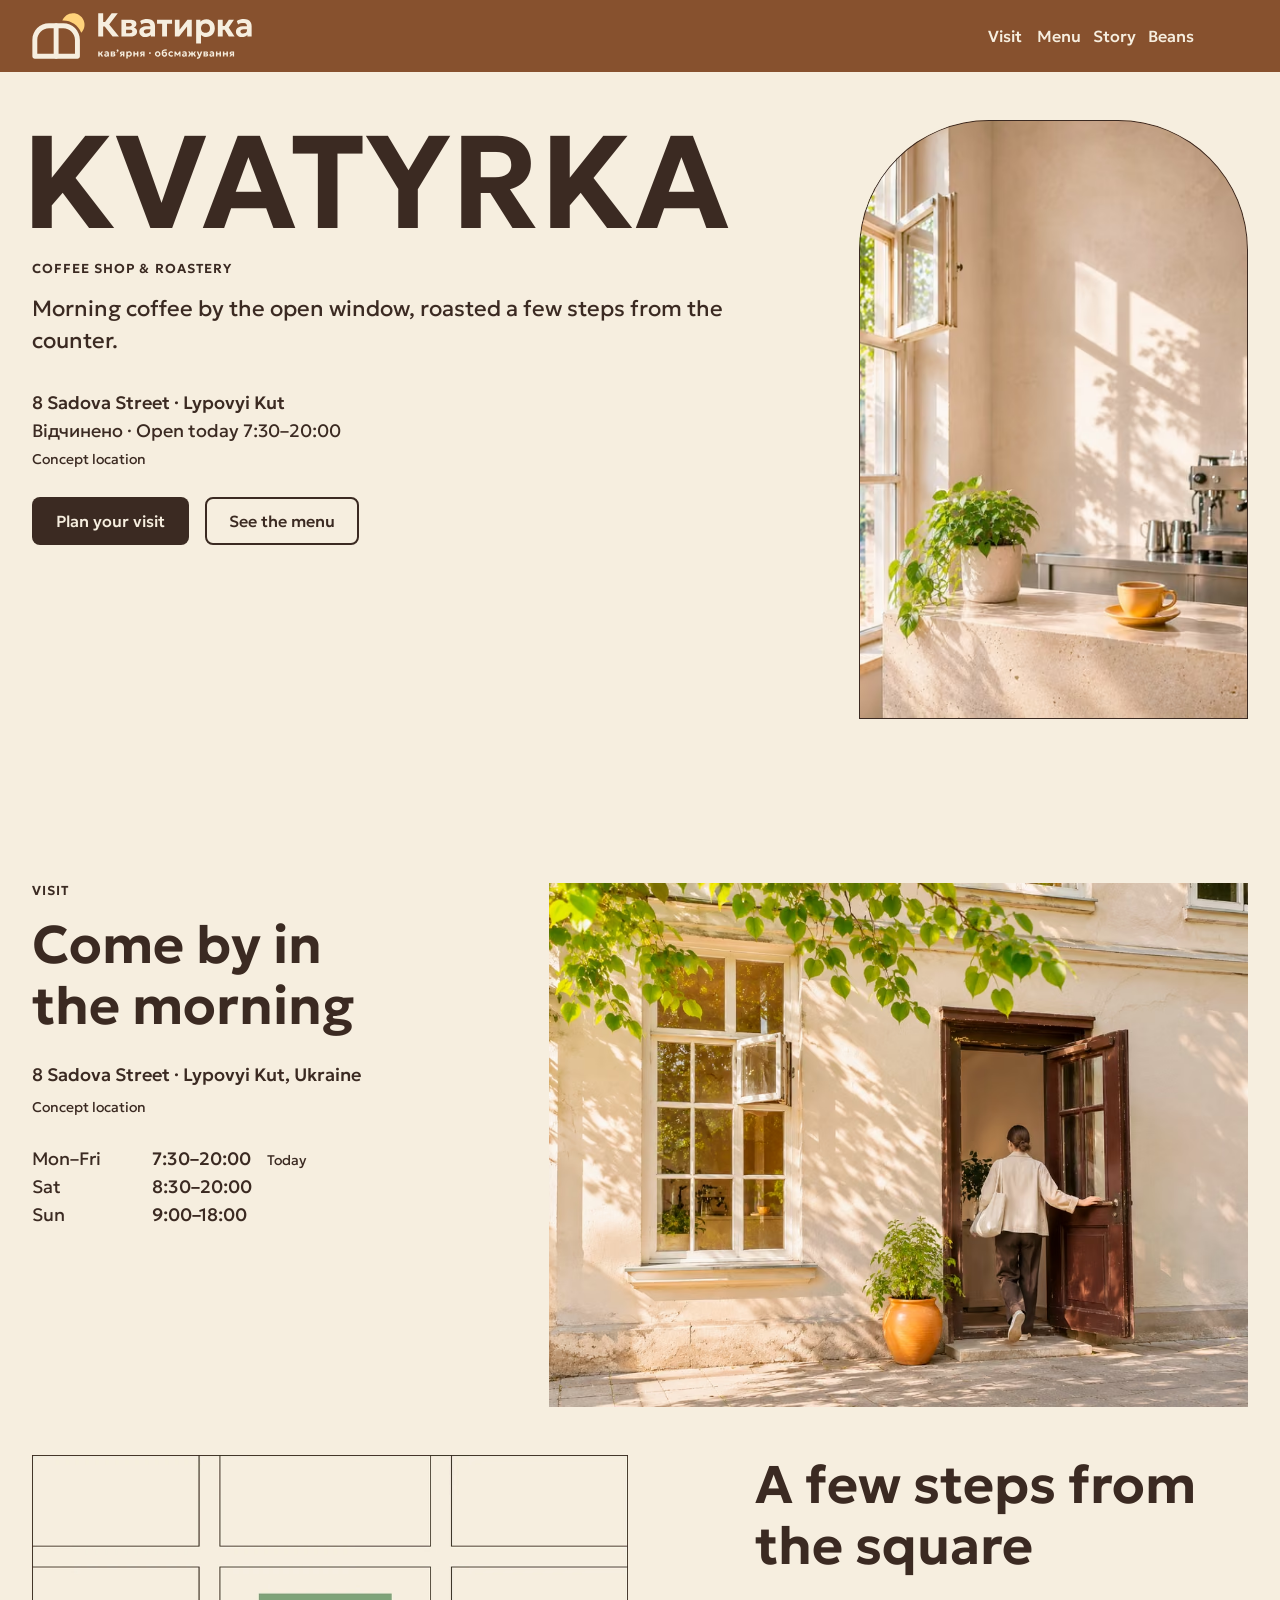
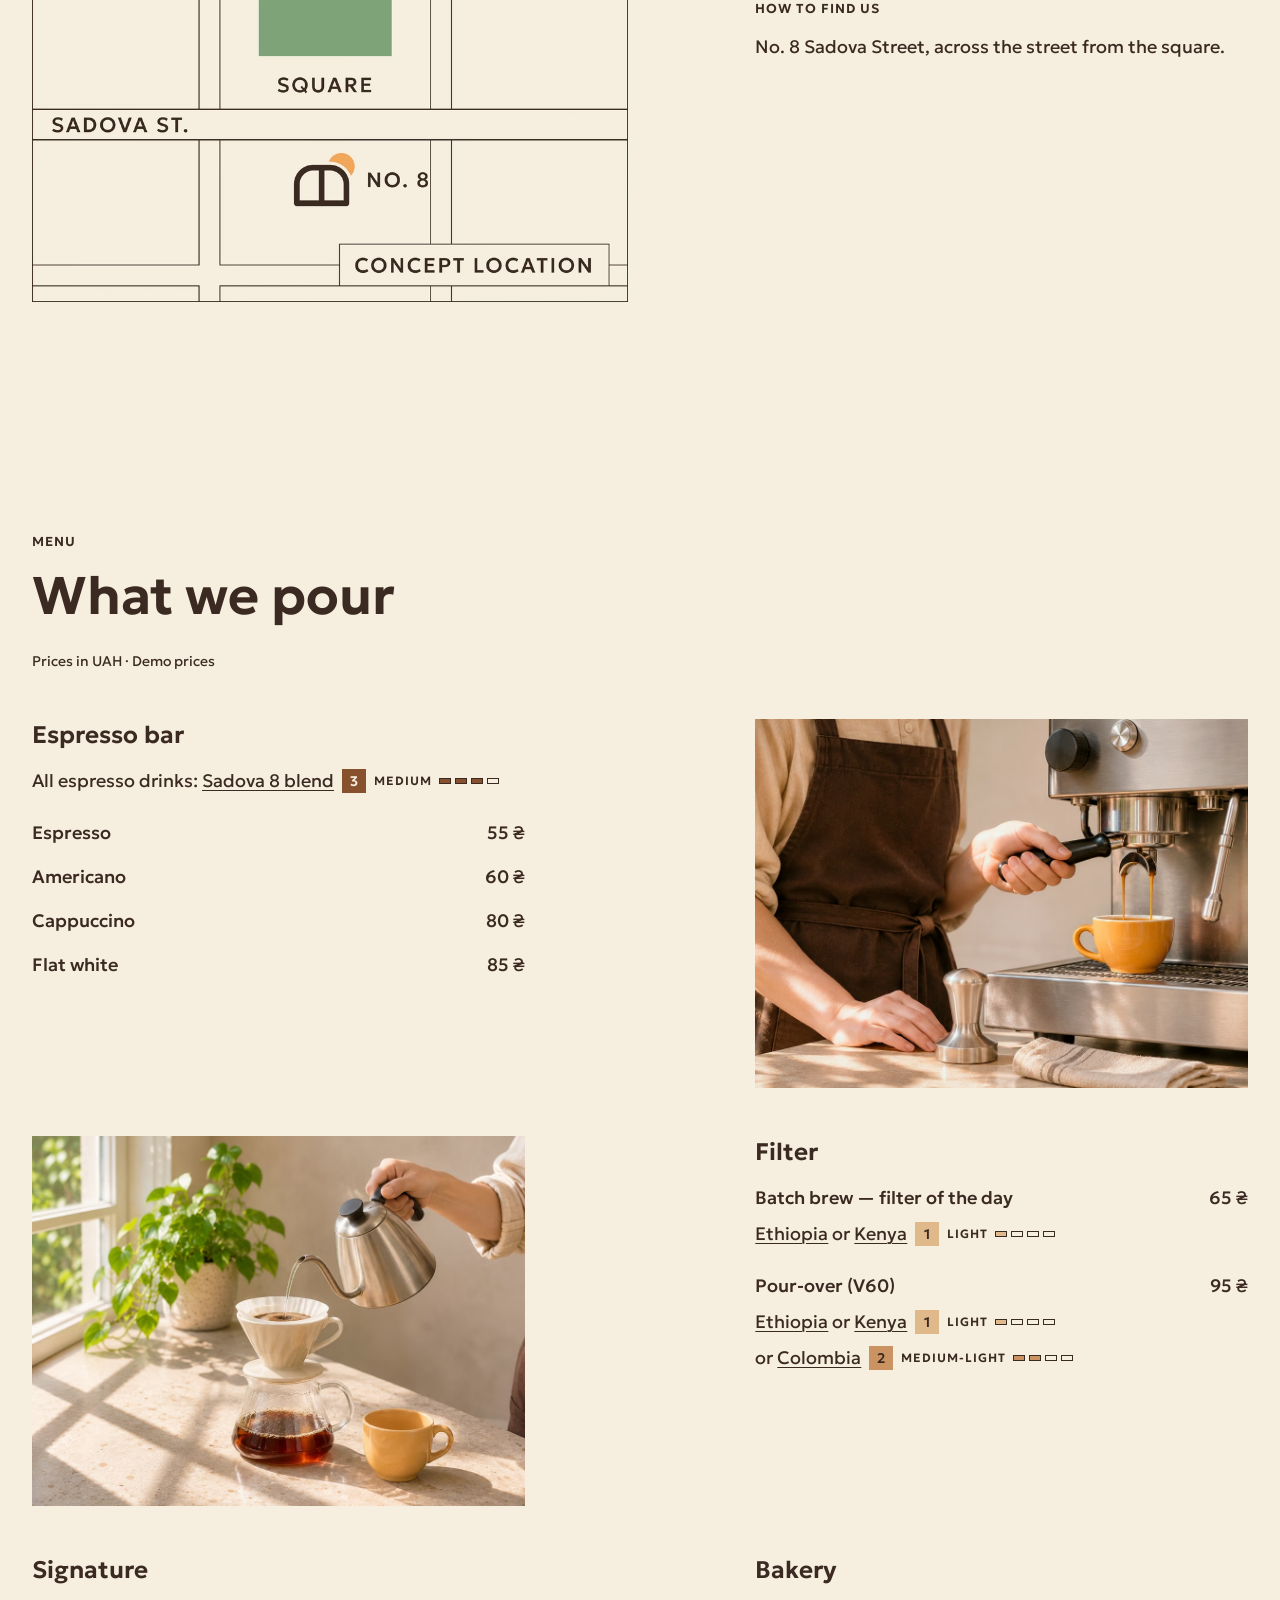
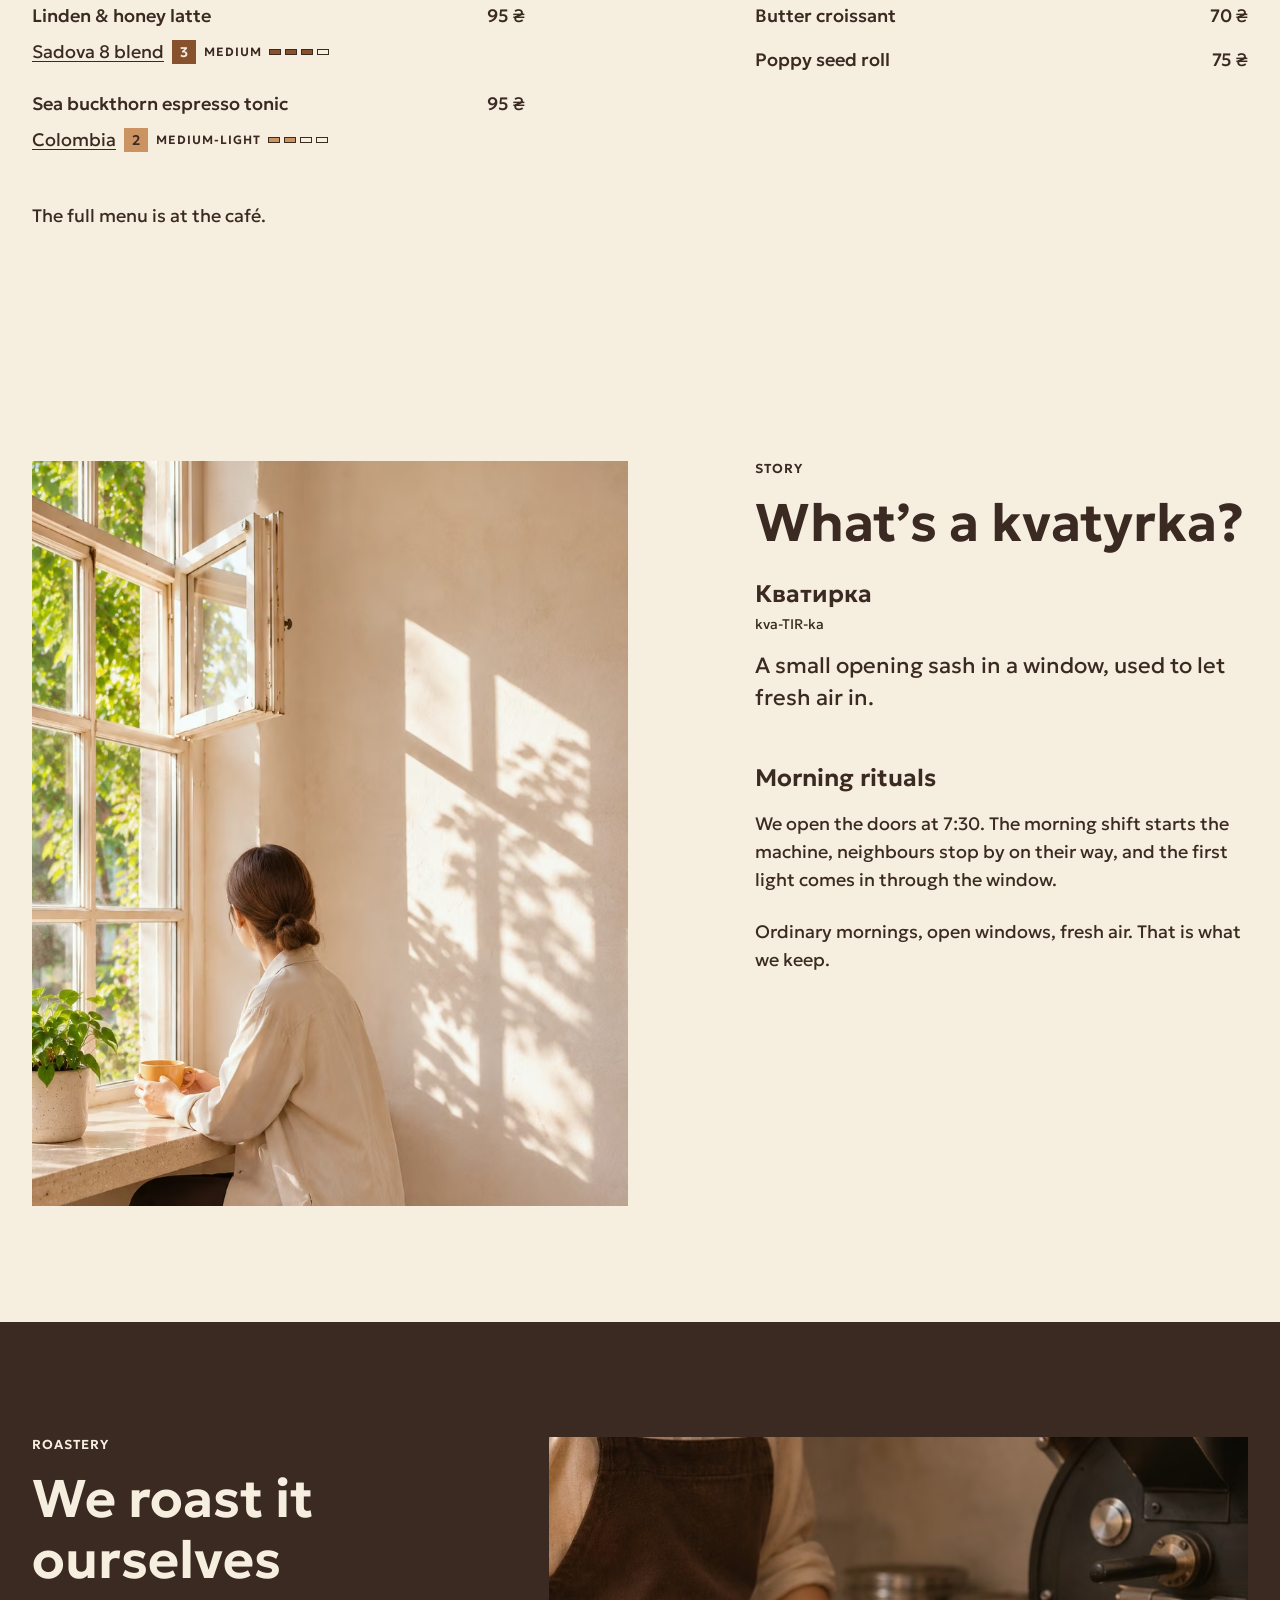
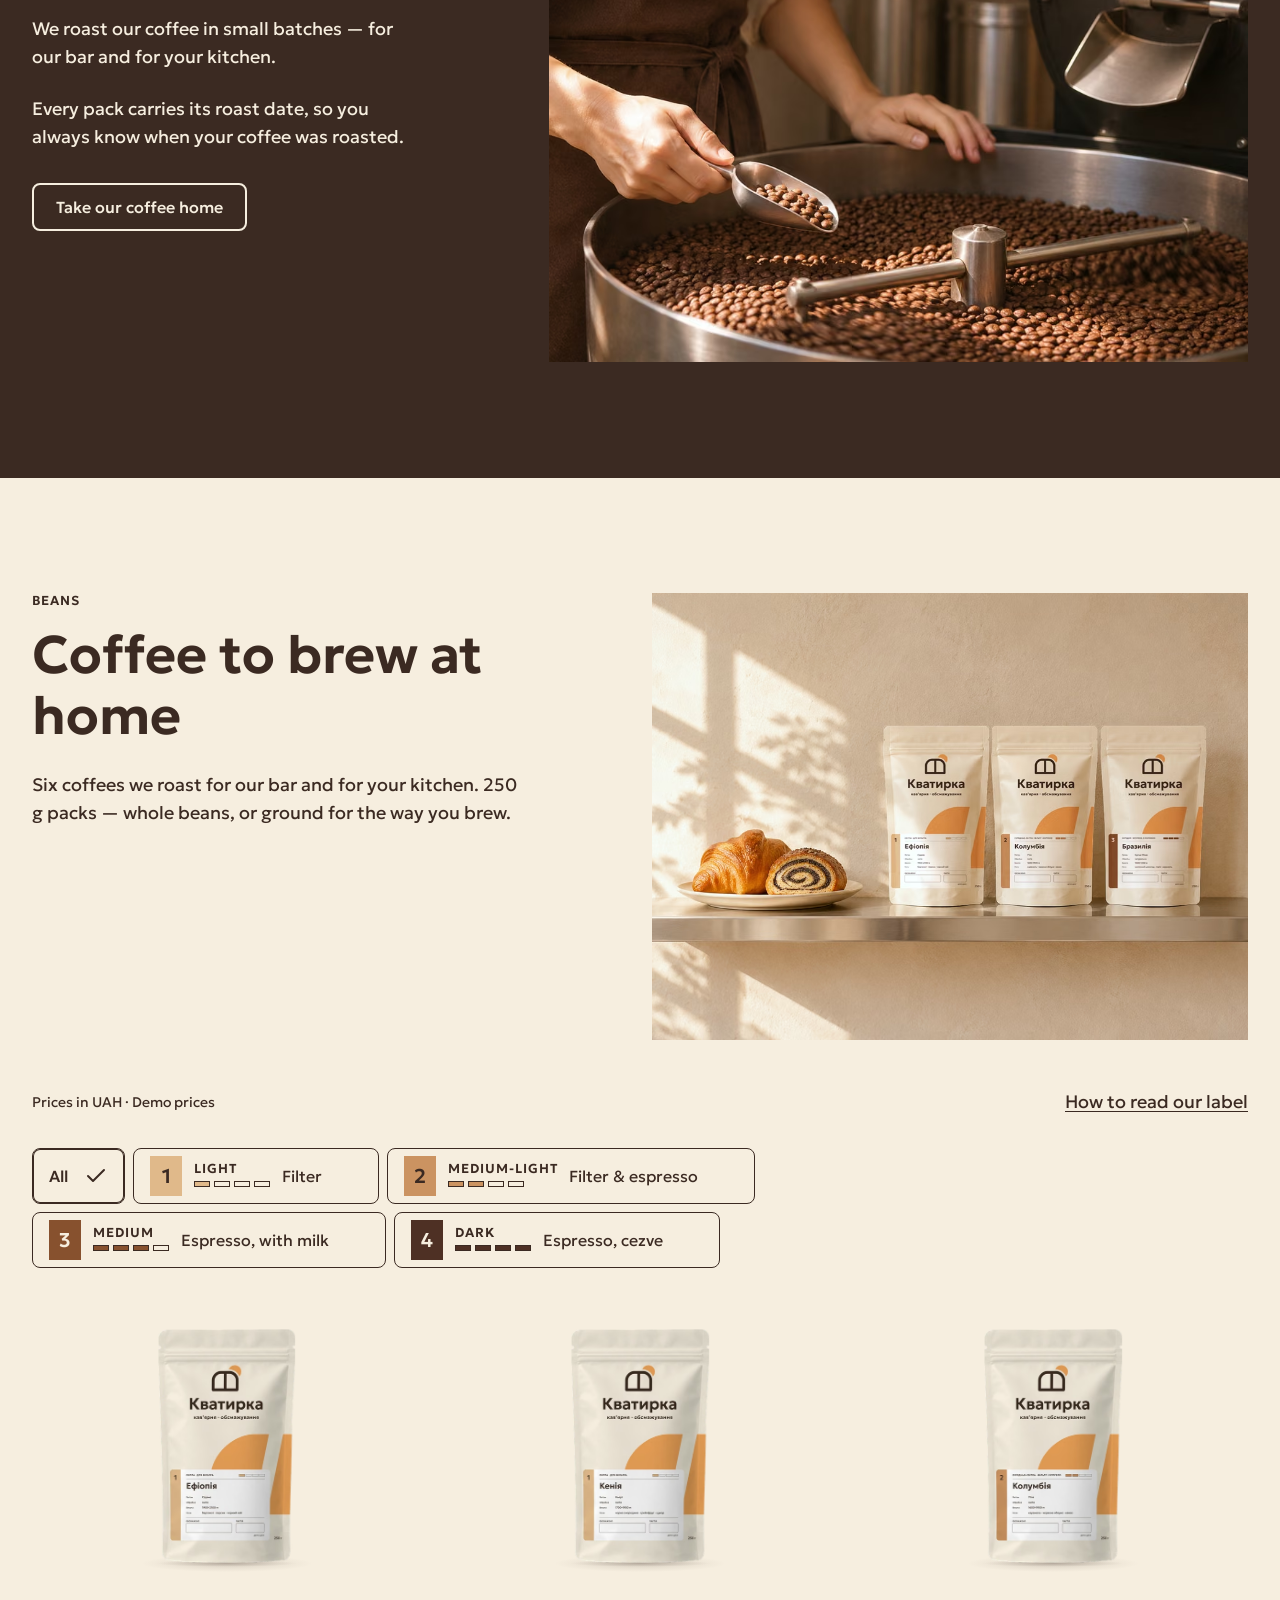
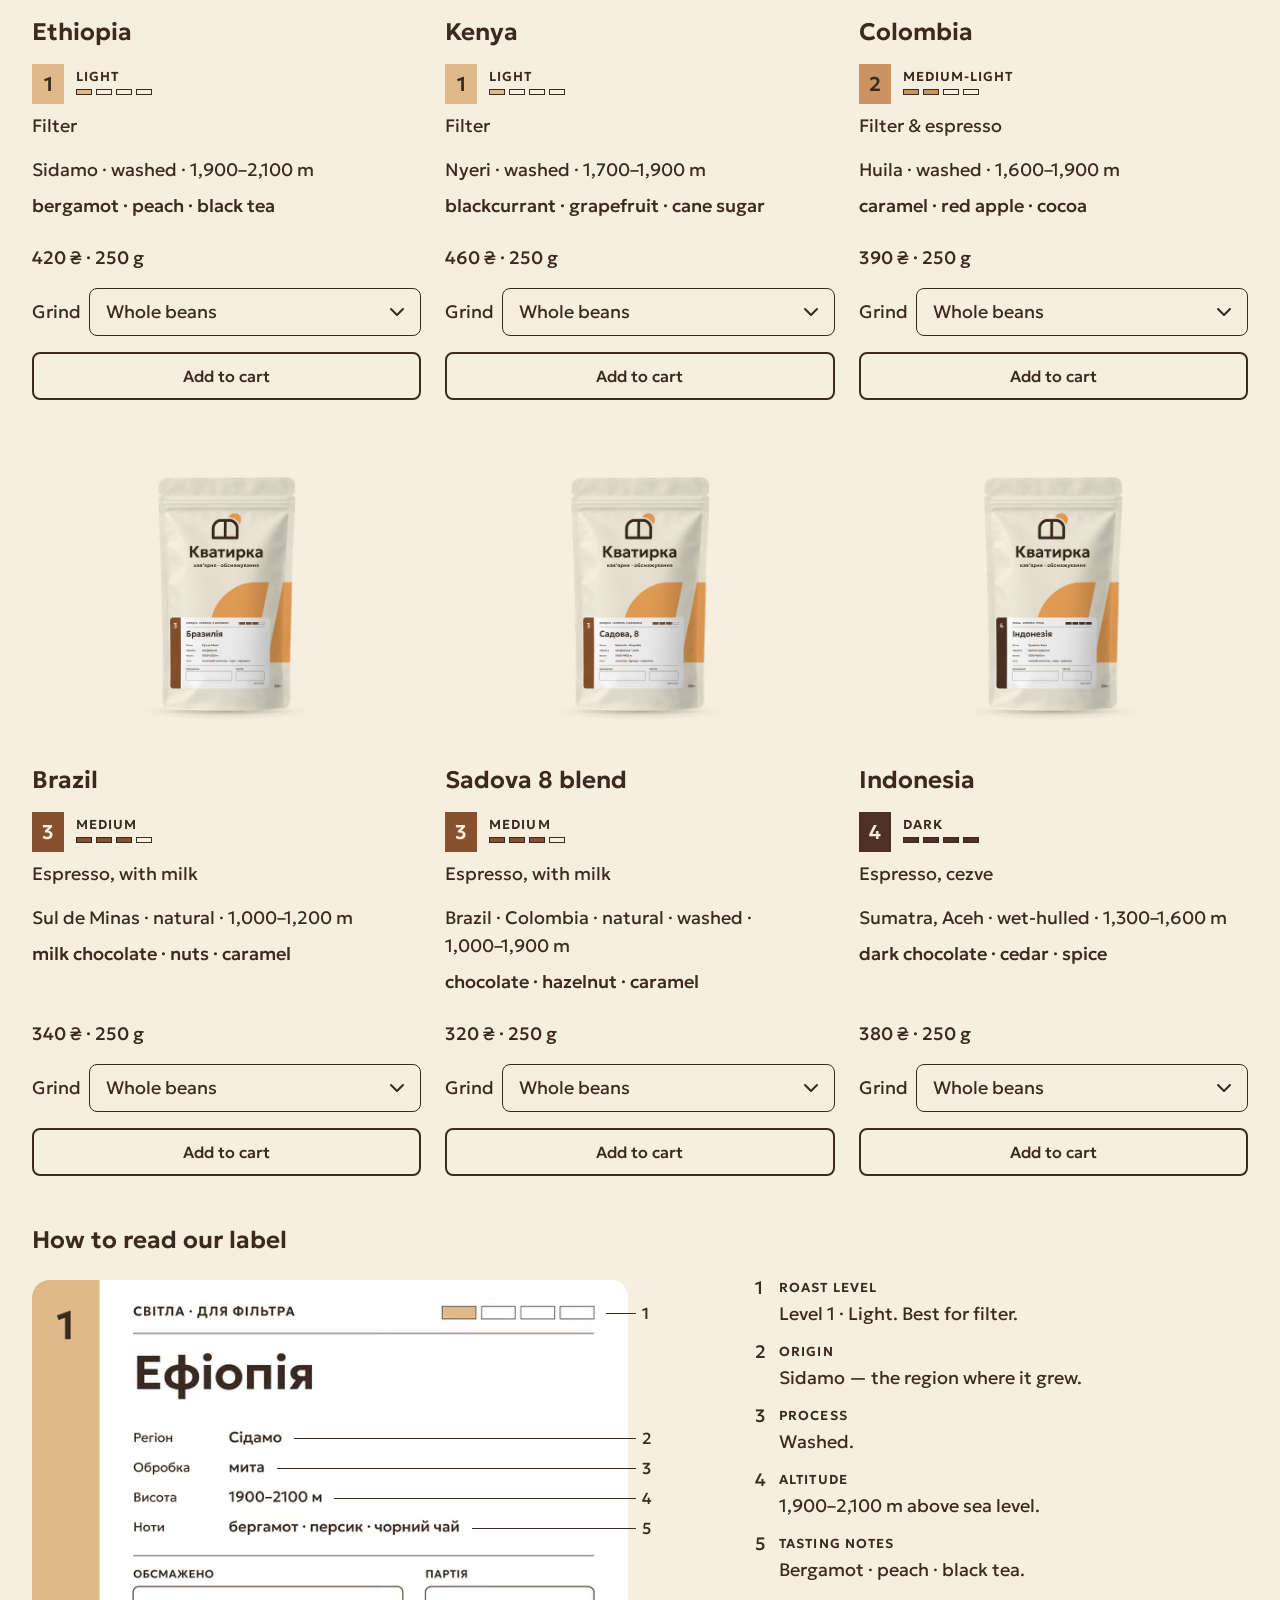
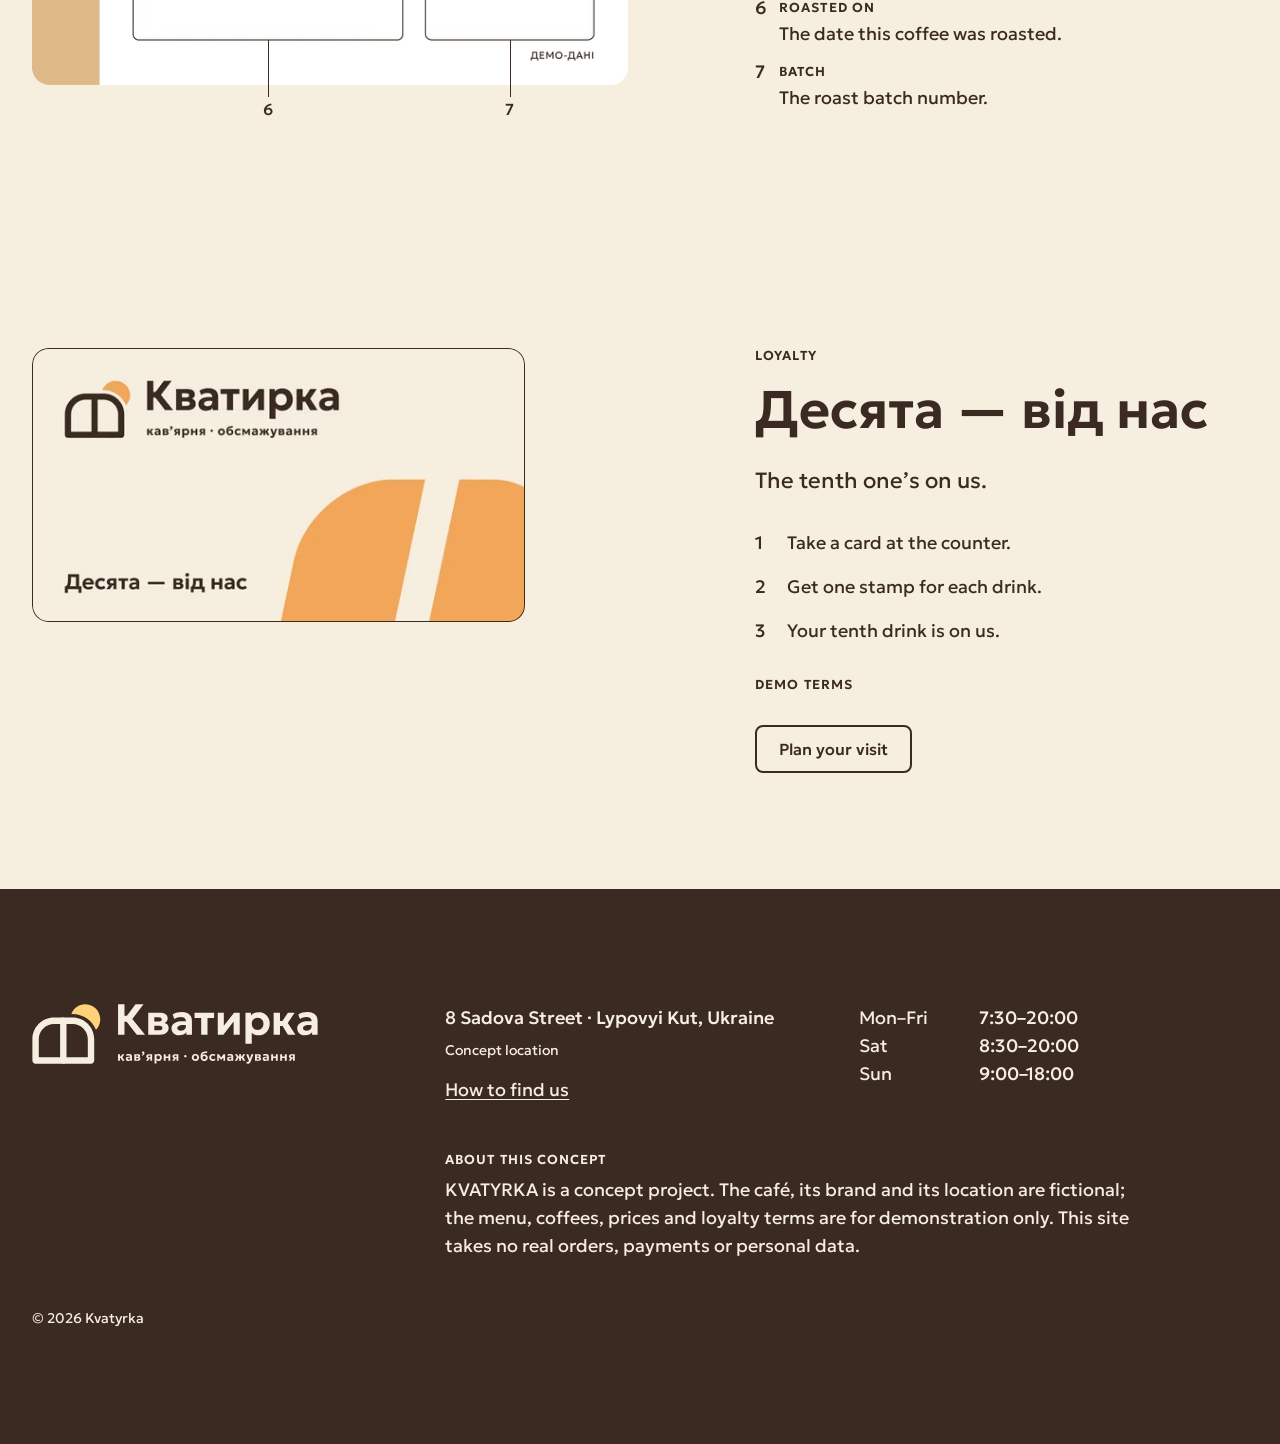
<file: public/index.html>
<!doctype html>
<html lang="en">
<head>
  <meta charset="utf-8">
  <meta name="viewport" content="width=device-width, initial-scale=1">
  <title>Kvatyrka — a fictional coffee shop &amp; roastery (concept project)</title>
  <meta name="description" content="Kvatyrka is a fictional concept project: a Ukrainian neighbourhood coffee shop and roastery. Demo site, no real orders.">
  <meta name="theme-color" content="#3B2A22">
  <link rel="canonical" href="https://kvatyrka.pages.dev/">

  <meta property="og:type" content="website">
  <meta property="og:site_name" content="Kvatyrka">
  <meta property="og:title" content="Kvatyrka — a fictional coffee shop &amp; roastery (concept project)">
  <meta property="og:description" content="Kvatyrka is a fictional concept project: a Ukrainian neighbourhood coffee shop and roastery. Demo site, no real orders.">
  <meta property="og:url" content="https://kvatyrka.pages.dev/">
  <meta property="og:locale" content="en_GB">
  <meta property="og:image" content="https://kvatyrka.pages.dev/assets/social/og-image-1200x630.jpg">
  <meta property="og:image:type" content="image/jpeg">
  <meta property="og:image:width" content="1200">
  <meta property="og:image:height" content="630">
  <meta property="og:image:alt" content="Kvatyrka logo beside a photo of morning light through an open café window, in an arched frame. Concept project.">
  <meta name="twitter:card" content="summary_large_image">
  <meta name="twitter:title" content="Kvatyrka — a fictional coffee shop &amp; roastery (concept project)">
  <meta name="twitter:description" content="Kvatyrka is a fictional concept project: a Ukrainian neighbourhood coffee shop and roastery. Demo site, no real orders.">
  <meta name="twitter:image" content="https://kvatyrka.pages.dev/assets/social/og-image-1200x630.jpg">
  <meta name="twitter:image:alt" content="Kvatyrka logo beside a photo of morning light through an open café window, in an arched frame. Concept project.">

  <link rel="icon" href="favicon.ico" sizes="16x16 24x24 32x32 48x48">
  <link rel="icon" href="favicon.svg" type="image/svg+xml">
  <link rel="apple-touch-icon" href="apple-touch-icon.png">

  <link rel="preload" href="assets/fonts/geologica-regular.woff" as="font" type="font/woff" crossorigin>
  <link rel="preload" href="assets/fonts/geologica-medium.woff" as="font" type="font/woff" crossorigin>
  <link rel="preload" href="assets/fonts/geologica-semibold.woff" as="font" type="font/woff" crossorigin>

  <link rel="stylesheet" href="css/tokens.css">
  <link rel="stylesheet" href="css/base.css">
  <link rel="stylesheet" href="css/layout.css">
  <link rel="stylesheet" href="css/components.css">
  <link rel="stylesheet" href="css/sections.css">

  <script src="js/js-flag.js"></script>
</head>
<body>
  <a class="skip-link" href="#main">Skip to content</a>

  <header class="site-header">
    <div class="site-header__inner container">
      <a class="site-header__home" href="#hero">
        <picture>
          <source media="(min-width: 768px)" srcset="assets/brand/logo-h-dark.svg" width="267" height="93">
          <img class="site-header__logo" src="assets/brand/k5-dark.svg" width="32" height="28" alt="Kvatyrka — back to top">
        </picture>
      </a>

      <nav class="site-nav" aria-label="Main">
        <ul class="site-nav__list">
          <li><a class="site-nav__link" href="#visit">Visit</a></li>
          <li><a class="site-nav__link" href="#menu">Menu</a></li>
          <li><a class="site-nav__link" href="#story">Story</a></li>
          <li><a class="site-nav__link" href="#beans">Beans</a></li>
        </ul>
      </nav>

      <button class="cart-button" type="button" aria-haspopup="dialog" aria-controls="cart-panel" aria-label="Cart, 0 items" hidden data-cart-open>
        <svg class="cart-button__icon" xmlns="http://www.w3.org/2000/svg" width="24" height="24" viewBox="0 0 24 24" fill="none" stroke="currentColor" stroke-width="2" stroke-linecap="round" stroke-linejoin="round" aria-hidden="true" focusable="false"><path d="M16 10a4 4 0 0 1-8 0"/><path d="M3.103 6.034h17.794"/><path d="M3.4 5.467a2 2 0 0 0-.4 1.2V20a2 2 0 0 0 2 2h14a2 2 0 0 0 2-2V6.667a2 2 0 0 0-.4-1.2l-2-2.667A2 2 0 0 0 17 2H7a2 2 0 0 0-1.6.8z"/></svg>
        <span class="cart-button__count" aria-hidden="true" data-cart-count>0</span>
      </button>
    </div>
  </header>

  <main id="main">
    <!-- Hero (UX3, UX5, UX6, UI27) -->
    <section id="hero" class="hero container" aria-label="Kvatyrka">
      <div class="hero__text">
        <h1 class="hero__title t-display" tabindex="-1">Kvatyrka</h1>
        <p class="hero__descriptor t-label">Coffee shop &amp; roastery</p>
        <p class="hero__lead t-lead">Morning coffee by the open window, roasted a few steps from the counter.</p>
        <div class="hero__visit">
          <p class="hero__address t-body t-accent">8 Sadova Street · Lypovyi Kut</p>
          <p class="hero__today t-body" data-today-line><span lang="uk">Відчинено</span> · Open today <span data-today-hours>7:30–20:00</span></p>
          <p class="hero__concept t-small">Concept location</p>
        </div>
        <div class="hero__actions">
          <a class="button button--primary" href="#visit">Plan your visit</a>
          <a class="button button--secondary" href="#menu">See the menu</a>
        </div>
      </div>
      <div class="hero__arch">
        <div class="arch arch--outlined">
          <picture>
            <source type="image/avif" srcset="assets/photos/f1-hero-window-420.avif?v=20261118 420w, assets/photos/f1-hero-window-840.avif?v=20261118 840w" sizes="(min-width: 1440px) 411px, (min-width: 1024px) 30vw, (min-width: 768px) 44vw, 92vw">
            <img class="arch__image" src="assets/photos/f1-hero-window-420.webp?v=20261118" srcset="assets/photos/f1-hero-window-420.webp?v=20261118 420w, assets/photos/f1-hero-window-840.webp?v=20261118 840w" sizes="(min-width: 1440px) 411px, (min-width: 1024px) 30vw, (min-width: 768px) 44vw, 92vw" width="411" height="632" alt="Morning light through the open café window casts shadows on the wall beside a green plant and an apricot cup on the stone counter.">
          </picture>
        </div>
      </div>
    </section>

    <!-- Visit (UX6–UX10, UI28.1–UI28.9) -->
    <section id="visit" class="visit section" aria-labelledby="visit-title">
      <div class="visit__grid container">
        <div class="visit__info">
          <p class="t-label">Visit</p>
          <h2 id="visit-title" tabindex="-1" class="visit__title">Come by in the morning</h2>
          <p class="visit__address t-body t-accent">8 Sadova Street · Lypovyi Kut, Ukraine</p>
          <p class="visit__concept t-small">Concept location</p>
          <dl class="hours t-body" data-hours>
            <div class="hours__row" data-days="Mon Tue Wed Thu Fri">
              <dt class="hours__days">Mon–Fri</dt>
              <dd class="hours__time"><span class="t-accent" data-hours-time>7:30–20:00</span></dd>
            </div>
            <div class="hours__row" data-days="Sat">
              <dt class="hours__days">Sat</dt>
              <dd class="hours__time"><span class="t-accent" data-hours-time>8:30–20:00</span></dd>
            </div>
            <div class="hours__row" data-days="Sun">
              <dt class="hours__days">Sun</dt>
              <dd class="hours__time"><span class="t-accent" data-hours-time>9:00–18:00</span></dd>
            </div>
          </dl>
        </div>

        <div class="visit__photo">
          <picture>
            <source media="(min-width: 768px)" type="image/avif" srcset="assets/photos/f2-visit-entrance-480.avif?v=20261118 480w, assets/photos/f2-visit-entrance-960.avif?v=20261118 960w, assets/photos/f2-visit-entrance-1480.avif?v=20261118 1480w" sizes="(min-width: 1440px) 737px, (min-width: 1024px) 57vw, 44vw" width="4" height="3">
            <source media="(min-width: 768px)" srcset="assets/photos/f2-visit-entrance-480.webp?v=20261118 480w, assets/photos/f2-visit-entrance-960.webp?v=20261118 960w, assets/photos/f2-visit-entrance-1480.webp?v=20261118 1480w" sizes="(min-width: 1440px) 737px, (min-width: 1024px) 57vw, 44vw" width="4" height="3">
            <source type="image/avif" srcset="assets/photos/f2-visit-entrance-portrait-480.avif?v=20261118 480w, assets/photos/f2-visit-entrance-portrait-960.avif?v=20261118 960w" sizes="92vw" width="3" height="4">
            <img loading="lazy" class="visit__image" src="assets/photos/f2-visit-entrance-portrait-480.webp?v=20261118" srcset="assets/photos/f2-visit-entrance-portrait-480.webp?v=20261118 480w, assets/photos/f2-visit-entrance-portrait-960.webp?v=20261118 960w" sizes="92vw" width="3" height="4" alt="A guest enters the café on Sadova Street through the open door on a sunny morning.">
          </picture>
        </div>

        <div class="visit__route">
          <h3 class="visit__route-title">A few steps from the square</h3>
          <p class="visit__route-label t-label">How to find us</p>
          <p class="t-body">No. 8 Sadova Street, across the street from the square.</p>
        </div>

        <div class="visit__map">
          <picture>
            <source type="image/avif" srcset="assets/photos/district-map-480.avif?v=20261118 480w, assets/photos/district-map-960.avif?v=20261118 960w, assets/photos/district-map-1260.avif?v=20261118 1260w" sizes="(min-width: 1440px) 628px, (min-width: 768px) 46vw, 92vw">
            <img loading="lazy" class="visit__image" src="assets/photos/district-map-480.webp?v=20261118" srcset="assets/photos/district-map-480.webp?v=20261118 480w, assets/photos/district-map-960.webp?v=20261118 960w, assets/photos/district-map-1260.webp?v=20261118 1260w" sizes="(min-width: 1440px) 628px, (min-width: 768px) 46vw, 92vw" width="4" height="3" alt="Concept scheme of the district: the café at No. 8 on Sadova Street, marked with the Kvatyrka sign, across the street from the square. Concept location, not a real map.">
          </picture>
        </div>
      </div>
    </section>

    <!-- Menu (UX12, UX13, UI18, UI30.1, UI30.2) -->
    <section id="menu" class="menu section" aria-labelledby="menu-title">
      <div class="menu__grid container">
        <div class="menu__head">
          <p class="t-label">Menu</p>
          <h2 id="menu-title" tabindex="-1" class="section-title">What we pour</h2>
          <p class="menu__prices t-small">Prices in UAH · Demo prices</p>
        </div>

          <div class="menu__photo menu__photo--espresso">
            <picture>
              <source type="image/avif" srcset="assets/photos/f3-menu-espresso-480.avif?v=20261118 480w, assets/photos/f3-menu-espresso-1040.avif?v=20261118 1040w" sizes="(min-width: 1440px) 520px, (min-width: 1024px) 40vw, (min-width: 768px) 44vw, 92vw">
              <img loading="lazy" class="photo" src="assets/photos/f3-menu-espresso-480.webp?v=20261118" srcset="assets/photos/f3-menu-espresso-480.webp?v=20261118 480w, assets/photos/f3-menu-espresso-1040.webp?v=20261118 1040w" sizes="(min-width: 1440px) 520px, (min-width: 1024px) 40vw, (min-width: 768px) 44vw, 92vw" width="4" height="3" alt="A barista pulls an espresso into an apricot cup.">
            </picture>
          </div>

        <div class="menu__group menu__group--espresso">
          <h3>Espresso bar</h3>
          <p class="menu__sort menu__intro"><span>All espresso drinks: <a href="#sort-sadova-8-blend">Sadova 8 blend<span class="visually-hidden">, coffee in Beans</span></a></span><span class="roast roast--3"><span class="visually-hidden">Roast level </span><span class="roast__num">3</span><span class="visually-hidden">, </span><span class="roast__name">Medium</span><span class="roast__scale" aria-hidden="true"><span></span><span></span><span></span><span></span></span></span></p>
          <ul class="menu__list" role="list">
                <li class="menu-item">
                  <p class="menu-item__row"><span class="menu-item__name">Espresso</span><span class="menu-item__price">55 ₴</span></p>
                </li>
                <li class="menu-item">
                  <p class="menu-item__row"><span class="menu-item__name">Americano</span><span class="menu-item__price">60 ₴</span></p>
                </li>
                <li class="menu-item">
                  <p class="menu-item__row"><span class="menu-item__name">Cappuccino</span><span class="menu-item__price">80 ₴</span></p>
                </li>
                <li class="menu-item">
                  <p class="menu-item__row"><span class="menu-item__name">Flat white</span><span class="menu-item__price">85 ₴</span></p>
                </li>
          </ul>
        </div>

          <div class="menu__photo menu__photo--filter">
            <picture>
              <source type="image/avif" srcset="assets/photos/f4-menu-filter-480.avif?v=20261118 480w, assets/photos/f4-menu-filter-1040.avif?v=20261118 1040w" sizes="(min-width: 1440px) 520px, (min-width: 1024px) 40vw, (min-width: 768px) 44vw, 92vw">
              <img loading="lazy" class="photo" src="assets/photos/f4-menu-filter-480.webp?v=20261118" srcset="assets/photos/f4-menu-filter-480.webp?v=20261118 480w, assets/photos/f4-menu-filter-1040.webp?v=20261118 1040w" sizes="(min-width: 1440px) 520px, (min-width: 1024px) 40vw, (min-width: 768px) 44vw, 92vw" width="4" height="3" alt="A barista pours hot water over a V60 coffee dripper at the sunlit window counter.">
            </picture>
          </div>

        <div class="menu__group menu__group--filter">
          <h3>Filter</h3>
          <ul class="menu__list" role="list">
                <li class="menu-item menu-item--sorted">
                  <p class="menu-item__row"><span class="menu-item__name">Batch brew — filter of the day</span><span class="menu-item__price">65 ₴</span></p>
                  <p class="menu__sort"><span><a href="#sort-ethiopia">Ethiopia<span class="visually-hidden">, coffee in Beans</span></a> or <a href="#sort-kenya">Kenya<span class="visually-hidden">, coffee in Beans</span></a></span><span class="roast roast--1"><span class="visually-hidden">Roast level </span><span class="roast__num">1</span><span class="visually-hidden">, </span><span class="roast__name">Light</span><span class="roast__scale" aria-hidden="true"><span></span><span></span><span></span><span></span></span></span></p>
                </li>
                <li class="menu-item menu-item--sorted">
                  <p class="menu-item__row"><span class="menu-item__name">Pour-over (V60)</span><span class="menu-item__price">95 ₴</span></p>
                  <p class="menu__sort"><span><a href="#sort-ethiopia">Ethiopia<span class="visually-hidden">, coffee in Beans</span></a> or <a href="#sort-kenya">Kenya<span class="visually-hidden">, coffee in Beans</span></a></span><span class="roast roast--1"><span class="visually-hidden">Roast level </span><span class="roast__num">1</span><span class="visually-hidden">, </span><span class="roast__name">Light</span><span class="roast__scale" aria-hidden="true"><span></span><span></span><span></span><span></span></span></span></p>
                  <p class="menu__sort"><span>or <a href="#sort-colombia">Colombia<span class="visually-hidden">, coffee in Beans</span></a></span><span class="roast roast--2"><span class="visually-hidden">Roast level </span><span class="roast__num">2</span><span class="visually-hidden">, </span><span class="roast__name">Medium-light</span><span class="roast__scale" aria-hidden="true"><span></span><span></span><span></span><span></span></span></span></p>
                </li>
          </ul>
        </div>

        <div class="menu__group menu__group--signature">
          <h3>Signature</h3>
          <ul class="menu__list" role="list">
                <li class="menu-item menu-item--sorted">
                  <p class="menu-item__row"><span class="menu-item__name">Linden &amp; honey latte</span><span class="menu-item__price">95 ₴</span></p>
                  <p class="menu__sort"><span><a href="#sort-sadova-8-blend">Sadova 8 blend<span class="visually-hidden">, coffee in Beans</span></a></span><span class="roast roast--3"><span class="visually-hidden">Roast level </span><span class="roast__num">3</span><span class="visually-hidden">, </span><span class="roast__name">Medium</span><span class="roast__scale" aria-hidden="true"><span></span><span></span><span></span><span></span></span></span></p>
                </li>
                <li class="menu-item menu-item--sorted">
                  <p class="menu-item__row"><span class="menu-item__name">Sea buckthorn espresso tonic</span><span class="menu-item__price">95 ₴</span></p>
                  <p class="menu__sort"><span><a href="#sort-colombia">Colombia<span class="visually-hidden">, coffee in Beans</span></a></span><span class="roast roast--2"><span class="visually-hidden">Roast level </span><span class="roast__num">2</span><span class="visually-hidden">, </span><span class="roast__name">Medium-light</span><span class="roast__scale" aria-hidden="true"><span></span><span></span><span></span><span></span></span></span></p>
                </li>
          </ul>
        </div>

        <div class="menu__group menu__group--bakery">
          <h3>Bakery</h3>
          <ul class="menu__list" role="list">
                <li class="menu-item">
                  <p class="menu-item__row"><span class="menu-item__name">Butter croissant</span><span class="menu-item__price">70 ₴</span></p>
                </li>
                <li class="menu-item">
                  <p class="menu-item__row"><span class="menu-item__name">Poppy seed roll</span><span class="menu-item__price">75 ₴</span></p>
                </li>
          </ul>
        </div>

        <p class="menu__full t-body">The full menu is at the café.</p>
      </div>
    </section>

    <!-- Story (UX21, UX25, CB6) -->
    <section id="story" class="story section" aria-labelledby="story-title">
      <div class="story__grid container">
        <div class="story__head">
          <p class="t-label">Story</p>
          <h2 id="story-title" tabindex="-1" class="section-title">What’s a kvatyrka?</h2>
        </div>

          <div class="story__photo">
            <picture>
              <source type="image/avif" srcset="assets/photos/f6-story-420.avif?v=20261118 420w, assets/photos/f6-story-840.avif?v=20261118 840w, assets/photos/f6-story-1260.avif?v=20261118 1260w" sizes="(min-width: 1440px) 628px, (min-width: 1024px) 48vw, (min-width: 768px) 44vw, 92vw">
              <img loading="lazy" class="photo" src="assets/photos/f6-story-420.webp?v=20261118" srcset="assets/photos/f6-story-420.webp?v=20261118 420w, assets/photos/f6-story-840.webp?v=20261118 840w, assets/photos/f6-story-1260.webp?v=20261118 1260w" sizes="(min-width: 1440px) 628px, (min-width: 1024px) 48vw, (min-width: 768px) 44vw, 92vw" width="4" height="5" alt="A guest sits by the open café window, holding a cup in the morning light.">
            </picture>
          </div>

        <div class="story__body">
          <h3 lang="uk">Кватирка</h3>
          <p class="story__pron t-small">kva-TIR-ka</p>
          <p class="story__definition t-lead">A small opening sash in a window, used to let fresh air in.</p>
          <h3 class="story__rituals">Morning rituals</h3>
          <p class="story__text t-body">We open the doors at 7:30. The morning shift starts the machine, neighbours stop by on their way, and the first light comes in through the window.</p>
          <p class="story__text t-body">Ordinary mornings, open windows, fresh air. That is what we keep.</p>
        </div>
      </div>
    </section>

    <!-- Roastery (UX21, UX22, ART20): dark composition -->
    <section id="roastery" class="roastery section surface-dark" aria-labelledby="roastery-title">
      <div class="roastery__grid container">
        <div class="roastery__text">
          <p class="t-label">Roastery</p>
          <h2 id="roastery-title" tabindex="-1" class="section-title">We roast it ourselves</h2>
          <p class="roastery__paragraph t-body">We roast our coffee in small batches — for our bar and for your kitchen.</p>
          <p class="roastery__paragraph t-body">Every pack carries its roast date, so you always know when your coffee was roasted.</p>
          <a class="roastery__action button button--secondary" href="#beans">Take our coffee home</a>
        </div>

          <div class="roastery__photo">
            <picture>
              <source type="image/avif" srcset="assets/photos/f5-roastery-480.avif?v=20261118 480w, assets/photos/f5-roastery-960.avif?v=20261118 960w, assets/photos/f5-roastery-1480.avif?v=20261118 1480w" sizes="(min-width: 1440px) 737px, (min-width: 1024px) 57vw, (min-width: 768px) 44vw, 92vw">
              <img loading="lazy" class="photo" src="assets/photos/f5-roastery-480.webp?v=20261118" srcset="assets/photos/f5-roastery-480.webp?v=20261118 480w, assets/photos/f5-roastery-960.webp?v=20261118 960w, assets/photos/f5-roastery-1480.webp?v=20261118 1480w" sizes="(min-width: 1440px) 737px, (min-width: 1024px) 57vw, (min-width: 768px) 44vw, 92vw" width="4" height="3" alt="A barista checks freshly roasted coffee beans in the cooling tray.">
            </picture>
          </div>
      </div>
    </section>

    <!-- Beans (UX14–UX19, UI18–UI21, ART18, ART21) -->
    <section id="beans" class="beans section" aria-labelledby="beans-title">
      <div class="beans__grid container">
        <div class="beans__head">
          <p class="t-label">Beans</p>
          <h2 id="beans-title" tabindex="-1" class="section-title">Coffee to brew at home</h2>
          <p class="beans__intro t-body">Six coffees we roast for our bar and for your kitchen. 250 g packs — whole beans, or ground for the way you brew.</p>
        </div>

        <div class="beans__photo">
          <picture>
            <source type="image/avif" srcset="assets/photos/f7-beans-480.avif?v=20261118 480w, assets/photos/f7-beans-960.avif?v=20261118 960w, assets/photos/f7-beans-1260.avif?v=20261118 1260w" sizes="(min-width: 1440px) 628px, (min-width: 1024px) 48vw, (min-width: 768px) 44vw, 92vw">
            <img loading="lazy" class="photo" src="assets/photos/f7-beans-480.webp?v=20261118" srcset="assets/photos/f7-beans-480.webp?v=20261118 480w, assets/photos/f7-beans-960.webp?v=20261118 960w, assets/photos/f7-beans-1260.webp?v=20261118 1260w" sizes="(min-width: 1440px) 628px, (min-width: 1024px) 48vw, (min-width: 768px) 44vw, 92vw" width="4" height="3" alt="Three coffee packs — Ethiopia, Colombia and Brazil — stand on a shelf beside a croissant and a slice of Ukrainian poppy seed roll.">
          </picture>
        </div>

        <div class="beans__toolbar">
          <p class="beans__prices t-small">Prices in UAH · Demo prices</p>
          <a class="beans__guide-link t-body" href="#label-guide">How to read our label</a>
        </div>

        <fieldset class="filter" data-filter>
          <legend class="visually-hidden">Roast level</legend>
          <div class="filter__options">
            <label class="filter__option">
              <input class="filter__input" type="radio" name="roast-filter" value="all" checked>
              <span class="filter__all">All<span class="visually-hidden"> roast levels</span></span>
              <svg class="filter__check" xmlns="http://www.w3.org/2000/svg" width="24" height="24" viewBox="0 0 24 24" fill="none" stroke="currentColor" stroke-width="2" stroke-linecap="round" stroke-linejoin="round" aria-hidden="true" focusable="false"><path d="M20 6 9 17l-5-5"/></svg>
            </label>
            <label class="filter__option filter__option--level">
              <input class="filter__input" type="radio" name="roast-filter" value="1">
              <span class="roast roast--full roast--1"><span class="visually-hidden">Roast level </span><span class="roast__num">1</span><span class="visually-hidden">, </span><span class="roast__text"><span class="roast__name">Light</span><span class="roast__scale" aria-hidden="true"><span></span><span></span><span></span><span></span></span></span></span><span class="filter__purpose"><span class="visually-hidden"> — </span>Filter</span>
              <svg class="filter__check" xmlns="http://www.w3.org/2000/svg" width="24" height="24" viewBox="0 0 24 24" fill="none" stroke="currentColor" stroke-width="2" stroke-linecap="round" stroke-linejoin="round" aria-hidden="true" focusable="false"><path d="M20 6 9 17l-5-5"/></svg>
            </label>
            <label class="filter__option filter__option--level">
              <input class="filter__input" type="radio" name="roast-filter" value="2">
              <span class="roast roast--full roast--2"><span class="visually-hidden">Roast level </span><span class="roast__num">2</span><span class="visually-hidden">, </span><span class="roast__text"><span class="roast__name">Medium-light</span><span class="roast__scale" aria-hidden="true"><span></span><span></span><span></span><span></span></span></span></span><span class="filter__purpose"><span class="visually-hidden"> — </span>Filter &amp; espresso</span>
              <svg class="filter__check" xmlns="http://www.w3.org/2000/svg" width="24" height="24" viewBox="0 0 24 24" fill="none" stroke="currentColor" stroke-width="2" stroke-linecap="round" stroke-linejoin="round" aria-hidden="true" focusable="false"><path d="M20 6 9 17l-5-5"/></svg>
            </label>
            <span class="filter__break" aria-hidden="true"></span>
            <label class="filter__option filter__option--level">
              <input class="filter__input" type="radio" name="roast-filter" value="3">
              <span class="roast roast--full roast--3"><span class="visually-hidden">Roast level </span><span class="roast__num">3</span><span class="visually-hidden">, </span><span class="roast__text"><span class="roast__name">Medium</span><span class="roast__scale" aria-hidden="true"><span></span><span></span><span></span><span></span></span></span></span><span class="filter__purpose"><span class="visually-hidden"> — </span>Espresso, with milk</span>
              <svg class="filter__check" xmlns="http://www.w3.org/2000/svg" width="24" height="24" viewBox="0 0 24 24" fill="none" stroke="currentColor" stroke-width="2" stroke-linecap="round" stroke-linejoin="round" aria-hidden="true" focusable="false"><path d="M20 6 9 17l-5-5"/></svg>
            </label>
            <label class="filter__option filter__option--level">
              <input class="filter__input" type="radio" name="roast-filter" value="4">
              <span class="roast roast--full roast--4"><span class="visually-hidden">Roast level </span><span class="roast__num">4</span><span class="visually-hidden">, </span><span class="roast__text"><span class="roast__name">Dark</span><span class="roast__scale" aria-hidden="true"><span></span><span></span><span></span><span></span></span></span></span><span class="filter__purpose"><span class="visually-hidden"> — </span>Espresso, cezve</span>
              <svg class="filter__check" xmlns="http://www.w3.org/2000/svg" width="24" height="24" viewBox="0 0 24 24" fill="none" stroke="currentColor" stroke-width="2" stroke-linecap="round" stroke-linejoin="round" aria-hidden="true" focusable="false"><path d="M20 6 9 17l-5-5"/></svg>
            </label>
          </div>
        </fieldset>

        <div class="beans__cards">
          <article class="bean-card" id="sort-ethiopia" data-sort-id="ethiopia" data-roast="1" aria-labelledby="sort-ethiopia-name">
            <div class="bean-card__media">
              <picture>
                <source type="image/avif" srcset="assets/packs/ethiopia-pack3d-300.avif 300w, assets/packs/ethiopia-pack3d-600.avif 600w" sizes="(min-width: 1440px) 145px, (min-width: 1024px) calc((min(100vw, 1344px) - 112px) * 0.118), (min-width: 768px) calc((100vw - 88px) * 0.177), calc((100vw - 32px) * 0.354)">
                <img loading="lazy" class="bean-card__pack" src="assets/packs/ethiopia-pack3d-300.webp" srcset="assets/packs/ethiopia-pack3d-300.webp 300w, assets/packs/ethiopia-pack3d-600.webp 600w" sizes="(min-width: 1440px) 145px, (min-width: 1024px) calc((min(100vw, 1344px) - 112px) * 0.118), (min-width: 768px) calc((100vw - 88px) * 0.177), calc((100vw - 32px) * 0.354)" width="300" height="509" alt="Ethiopia 250 g pack, front.">
              </picture>
            </div>
            <h3 id="sort-ethiopia-name" class="bean-card__name" tabindex="-1">Ethiopia</h3>
            <p class="bean-card__roast"><span class="roast roast--full roast--1"><span class="visually-hidden">Roast level </span><span class="roast__num">1</span><span class="visually-hidden">, </span><span class="roast__text"><span class="roast__name">Light</span><span class="roast__scale" aria-hidden="true"><span></span><span></span><span></span><span></span></span></span></span></p>
            <p class="bean-card__purpose">Filter</p>
            <p class="bean-card__origin"><span class="nowrap">Sidamo&nbsp;·</span> <span class="nowrap">washed&nbsp;·</span> <span class="nowrap">1,900–2,100 m</span></p>
            <p class="bean-card__notes"><span class="nowrap">bergamot&nbsp;·</span> <span class="nowrap">peach&nbsp;·</span> <span class="nowrap">black tea</span></p>
            <div class="bean-card__buy">
              <p class="bean-card__price"><span class="bean-card__price-amount">420</span> ₴ · 250 g</p>
              <div class="bean-card__grind">
                <label class="bean-card__grind-label" for="grind-ethiopia">Grind</label>
                <span class="select">
                  <select class="select__control" id="grind-ethiopia" name="grind-ethiopia">
                    <option selected>Whole beans</option>
                    <option>Ground for filter</option>
                  </select>
                  <svg class="select__icon" xmlns="http://www.w3.org/2000/svg" width="24" height="24" viewBox="0 0 24 24" fill="none" stroke="currentColor" stroke-width="2" stroke-linecap="round" stroke-linejoin="round" aria-hidden="true" focusable="false"><path d="m6 9 6 6 6-6"/></svg>
                </span>
              </div>
              <button class="button button--secondary bean-card__add" type="button" aria-describedby="sort-ethiopia-name"><span class="bean-card__add-label">Add to cart</span><span class="bean-card__add-done"><svg class="bean-card__add-icon" xmlns="http://www.w3.org/2000/svg" width="24" height="24" viewBox="0 0 24 24" fill="none" stroke="currentColor" stroke-width="2" stroke-linecap="round" stroke-linejoin="round" aria-hidden="true" focusable="false"><path d="M20 6 9 17l-5-5"/></svg>Added</span></button>
            </div>
          </article>
          <article class="bean-card" id="sort-kenya" data-sort-id="kenya" data-roast="1" aria-labelledby="sort-kenya-name">
            <div class="bean-card__media">
              <picture>
                <source type="image/avif" srcset="assets/packs/kenya-pack3d-300.avif 300w, assets/packs/kenya-pack3d-600.avif 600w" sizes="(min-width: 1440px) 145px, (min-width: 1024px) calc((min(100vw, 1344px) - 112px) * 0.118), (min-width: 768px) calc((100vw - 88px) * 0.177), calc((100vw - 32px) * 0.354)">
                <img loading="lazy" class="bean-card__pack" src="assets/packs/kenya-pack3d-300.webp" srcset="assets/packs/kenya-pack3d-300.webp 300w, assets/packs/kenya-pack3d-600.webp 600w" sizes="(min-width: 1440px) 145px, (min-width: 1024px) calc((min(100vw, 1344px) - 112px) * 0.118), (min-width: 768px) calc((100vw - 88px) * 0.177), calc((100vw - 32px) * 0.354)" width="300" height="509" alt="Kenya 250 g pack, front.">
              </picture>
            </div>
            <h3 id="sort-kenya-name" class="bean-card__name" tabindex="-1">Kenya</h3>
            <p class="bean-card__roast"><span class="roast roast--full roast--1"><span class="visually-hidden">Roast level </span><span class="roast__num">1</span><span class="visually-hidden">, </span><span class="roast__text"><span class="roast__name">Light</span><span class="roast__scale" aria-hidden="true"><span></span><span></span><span></span><span></span></span></span></span></p>
            <p class="bean-card__purpose">Filter</p>
            <p class="bean-card__origin"><span class="nowrap">Nyeri&nbsp;·</span> <span class="nowrap">washed&nbsp;·</span> <span class="nowrap">1,700–1,900 m</span></p>
            <p class="bean-card__notes"><span class="nowrap">blackcurrant&nbsp;·</span> <span class="nowrap">grapefruit&nbsp;·</span> <span class="nowrap">cane sugar</span></p>
            <div class="bean-card__buy">
              <p class="bean-card__price"><span class="bean-card__price-amount">460</span> ₴ · 250 g</p>
              <div class="bean-card__grind">
                <label class="bean-card__grind-label" for="grind-kenya">Grind</label>
                <span class="select">
                  <select class="select__control" id="grind-kenya" name="grind-kenya">
                    <option selected>Whole beans</option>
                    <option>Ground for filter</option>
                  </select>
                  <svg class="select__icon" xmlns="http://www.w3.org/2000/svg" width="24" height="24" viewBox="0 0 24 24" fill="none" stroke="currentColor" stroke-width="2" stroke-linecap="round" stroke-linejoin="round" aria-hidden="true" focusable="false"><path d="m6 9 6 6 6-6"/></svg>
                </span>
              </div>
              <button class="button button--secondary bean-card__add" type="button" aria-describedby="sort-kenya-name"><span class="bean-card__add-label">Add to cart</span><span class="bean-card__add-done"><svg class="bean-card__add-icon" xmlns="http://www.w3.org/2000/svg" width="24" height="24" viewBox="0 0 24 24" fill="none" stroke="currentColor" stroke-width="2" stroke-linecap="round" stroke-linejoin="round" aria-hidden="true" focusable="false"><path d="M20 6 9 17l-5-5"/></svg>Added</span></button>
            </div>
          </article>
          <article class="bean-card" id="sort-colombia" data-sort-id="colombia" data-roast="2" aria-labelledby="sort-colombia-name">
            <div class="bean-card__media">
              <picture>
                <source type="image/avif" srcset="assets/packs/colombia-pack3d-300.avif 300w, assets/packs/colombia-pack3d-600.avif 600w" sizes="(min-width: 1440px) 145px, (min-width: 1024px) calc((min(100vw, 1344px) - 112px) * 0.118), (min-width: 768px) calc((100vw - 88px) * 0.177), calc((100vw - 32px) * 0.354)">
                <img loading="lazy" class="bean-card__pack" src="assets/packs/colombia-pack3d-300.webp" srcset="assets/packs/colombia-pack3d-300.webp 300w, assets/packs/colombia-pack3d-600.webp 600w" sizes="(min-width: 1440px) 145px, (min-width: 1024px) calc((min(100vw, 1344px) - 112px) * 0.118), (min-width: 768px) calc((100vw - 88px) * 0.177), calc((100vw - 32px) * 0.354)" width="300" height="509" alt="Colombia 250 g pack, front.">
              </picture>
            </div>
            <h3 id="sort-colombia-name" class="bean-card__name" tabindex="-1">Colombia</h3>
            <p class="bean-card__roast"><span class="roast roast--full roast--2"><span class="visually-hidden">Roast level </span><span class="roast__num">2</span><span class="visually-hidden">, </span><span class="roast__text"><span class="roast__name">Medium-light</span><span class="roast__scale" aria-hidden="true"><span></span><span></span><span></span><span></span></span></span></span></p>
            <p class="bean-card__purpose">Filter &amp; espresso</p>
            <p class="bean-card__origin"><span class="nowrap">Huila&nbsp;·</span> <span class="nowrap">washed&nbsp;·</span> <span class="nowrap">1,600–1,900 m</span></p>
            <p class="bean-card__notes"><span class="nowrap">caramel&nbsp;·</span> <span class="nowrap">red apple&nbsp;·</span> <span class="nowrap">cocoa</span></p>
            <div class="bean-card__buy">
              <p class="bean-card__price"><span class="bean-card__price-amount">390</span> ₴ · 250 g</p>
              <div class="bean-card__grind">
                <label class="bean-card__grind-label" for="grind-colombia">Grind</label>
                <span class="select">
                  <select class="select__control" id="grind-colombia" name="grind-colombia">
                    <option selected>Whole beans</option>
                    <option>Ground for espresso</option>
                    <option>Ground for filter</option>
                  </select>
                  <svg class="select__icon" xmlns="http://www.w3.org/2000/svg" width="24" height="24" viewBox="0 0 24 24" fill="none" stroke="currentColor" stroke-width="2" stroke-linecap="round" stroke-linejoin="round" aria-hidden="true" focusable="false"><path d="m6 9 6 6 6-6"/></svg>
                </span>
              </div>
              <button class="button button--secondary bean-card__add" type="button" aria-describedby="sort-colombia-name"><span class="bean-card__add-label">Add to cart</span><span class="bean-card__add-done"><svg class="bean-card__add-icon" xmlns="http://www.w3.org/2000/svg" width="24" height="24" viewBox="0 0 24 24" fill="none" stroke="currentColor" stroke-width="2" stroke-linecap="round" stroke-linejoin="round" aria-hidden="true" focusable="false"><path d="M20 6 9 17l-5-5"/></svg>Added</span></button>
            </div>
          </article>
          <article class="bean-card" id="sort-brazil" data-sort-id="brazil" data-roast="3" aria-labelledby="sort-brazil-name">
            <div class="bean-card__media">
              <picture>
                <source type="image/avif" srcset="assets/packs/brazil-pack3d-300.avif 300w, assets/packs/brazil-pack3d-600.avif 600w" sizes="(min-width: 1440px) 145px, (min-width: 1024px) calc((min(100vw, 1344px) - 112px) * 0.118), (min-width: 768px) calc((100vw - 88px) * 0.177), calc((100vw - 32px) * 0.354)">
                <img loading="lazy" class="bean-card__pack" src="assets/packs/brazil-pack3d-300.webp" srcset="assets/packs/brazil-pack3d-300.webp 300w, assets/packs/brazil-pack3d-600.webp 600w" sizes="(min-width: 1440px) 145px, (min-width: 1024px) calc((min(100vw, 1344px) - 112px) * 0.118), (min-width: 768px) calc((100vw - 88px) * 0.177), calc((100vw - 32px) * 0.354)" width="300" height="509" alt="Brazil 250 g pack, front.">
              </picture>
            </div>
            <h3 id="sort-brazil-name" class="bean-card__name" tabindex="-1">Brazil</h3>
            <p class="bean-card__roast"><span class="roast roast--full roast--3"><span class="visually-hidden">Roast level </span><span class="roast__num">3</span><span class="visually-hidden">, </span><span class="roast__text"><span class="roast__name">Medium</span><span class="roast__scale" aria-hidden="true"><span></span><span></span><span></span><span></span></span></span></span></p>
            <p class="bean-card__purpose">Espresso, with milk</p>
            <p class="bean-card__origin"><span class="nowrap">Sul de Minas&nbsp;·</span> <span class="nowrap">natural&nbsp;·</span> <span class="nowrap">1,000–1,200 m</span></p>
            <p class="bean-card__notes"><span class="nowrap">milk chocolate&nbsp;·</span> <span class="nowrap">nuts&nbsp;·</span> <span class="nowrap">caramel</span></p>
            <div class="bean-card__buy">
              <p class="bean-card__price"><span class="bean-card__price-amount">340</span> ₴ · 250 g</p>
              <div class="bean-card__grind">
                <label class="bean-card__grind-label" for="grind-brazil">Grind</label>
                <span class="select">
                  <select class="select__control" id="grind-brazil" name="grind-brazil">
                    <option selected>Whole beans</option>
                    <option>Ground for espresso</option>
                  </select>
                  <svg class="select__icon" xmlns="http://www.w3.org/2000/svg" width="24" height="24" viewBox="0 0 24 24" fill="none" stroke="currentColor" stroke-width="2" stroke-linecap="round" stroke-linejoin="round" aria-hidden="true" focusable="false"><path d="m6 9 6 6 6-6"/></svg>
                </span>
              </div>
              <button class="button button--secondary bean-card__add" type="button" aria-describedby="sort-brazil-name"><span class="bean-card__add-label">Add to cart</span><span class="bean-card__add-done"><svg class="bean-card__add-icon" xmlns="http://www.w3.org/2000/svg" width="24" height="24" viewBox="0 0 24 24" fill="none" stroke="currentColor" stroke-width="2" stroke-linecap="round" stroke-linejoin="round" aria-hidden="true" focusable="false"><path d="M20 6 9 17l-5-5"/></svg>Added</span></button>
            </div>
          </article>
          <article class="bean-card" id="sort-sadova-8-blend" data-sort-id="sadova-8-blend" data-roast="3" aria-labelledby="sort-sadova-8-blend-name">
            <div class="bean-card__media">
              <picture>
                <source type="image/avif" srcset="assets/packs/sadova-8-blend-pack3d-300.avif 300w, assets/packs/sadova-8-blend-pack3d-600.avif 600w" sizes="(min-width: 1440px) 145px, (min-width: 1024px) calc((min(100vw, 1344px) - 112px) * 0.118), (min-width: 768px) calc((100vw - 88px) * 0.177), calc((100vw - 32px) * 0.354)">
                <img loading="lazy" class="bean-card__pack" src="assets/packs/sadova-8-blend-pack3d-300.webp" srcset="assets/packs/sadova-8-blend-pack3d-300.webp 300w, assets/packs/sadova-8-blend-pack3d-600.webp 600w" sizes="(min-width: 1440px) 145px, (min-width: 1024px) calc((min(100vw, 1344px) - 112px) * 0.118), (min-width: 768px) calc((100vw - 88px) * 0.177), calc((100vw - 32px) * 0.354)" width="300" height="509" alt="Sadova 8 blend 250 g pack, front.">
              </picture>
            </div>
            <h3 id="sort-sadova-8-blend-name" class="bean-card__name" tabindex="-1">Sadova 8 blend</h3>
            <p class="bean-card__roast"><span class="roast roast--full roast--3"><span class="visually-hidden">Roast level </span><span class="roast__num">3</span><span class="visually-hidden">, </span><span class="roast__text"><span class="roast__name">Medium</span><span class="roast__scale" aria-hidden="true"><span></span><span></span><span></span><span></span></span></span></span></p>
            <p class="bean-card__purpose">Espresso, with milk</p>
            <p class="bean-card__origin"><span class="nowrap">Brazil&nbsp;·</span> <span class="nowrap">Colombia&nbsp;·</span> <span class="nowrap">natural&nbsp;·</span> <span class="nowrap">washed&nbsp;·</span> <span class="nowrap">1,000–1,900 m</span></p>
            <p class="bean-card__notes"><span class="nowrap">chocolate&nbsp;·</span> <span class="nowrap">hazelnut&nbsp;·</span> <span class="nowrap">caramel</span></p>
            <div class="bean-card__buy">
              <p class="bean-card__price"><span class="bean-card__price-amount">320</span> ₴ · 250 g</p>
              <div class="bean-card__grind">
                <label class="bean-card__grind-label" for="grind-sadova-8-blend">Grind</label>
                <span class="select">
                  <select class="select__control" id="grind-sadova-8-blend" name="grind-sadova-8-blend">
                    <option selected>Whole beans</option>
                    <option>Ground for espresso</option>
                  </select>
                  <svg class="select__icon" xmlns="http://www.w3.org/2000/svg" width="24" height="24" viewBox="0 0 24 24" fill="none" stroke="currentColor" stroke-width="2" stroke-linecap="round" stroke-linejoin="round" aria-hidden="true" focusable="false"><path d="m6 9 6 6 6-6"/></svg>
                </span>
              </div>
              <button class="button button--secondary bean-card__add" type="button" aria-describedby="sort-sadova-8-blend-name"><span class="bean-card__add-label">Add to cart</span><span class="bean-card__add-done"><svg class="bean-card__add-icon" xmlns="http://www.w3.org/2000/svg" width="24" height="24" viewBox="0 0 24 24" fill="none" stroke="currentColor" stroke-width="2" stroke-linecap="round" stroke-linejoin="round" aria-hidden="true" focusable="false"><path d="M20 6 9 17l-5-5"/></svg>Added</span></button>
            </div>
          </article>
          <article class="bean-card" id="sort-indonesia" data-sort-id="indonesia" data-roast="4" aria-labelledby="sort-indonesia-name">
            <div class="bean-card__media">
              <picture>
                <source type="image/avif" srcset="assets/packs/indonesia-pack3d-300.avif 300w, assets/packs/indonesia-pack3d-600.avif 600w" sizes="(min-width: 1440px) 145px, (min-width: 1024px) calc((min(100vw, 1344px) - 112px) * 0.118), (min-width: 768px) calc((100vw - 88px) * 0.177), calc((100vw - 32px) * 0.354)">
                <img loading="lazy" class="bean-card__pack" src="assets/packs/indonesia-pack3d-300.webp" srcset="assets/packs/indonesia-pack3d-300.webp 300w, assets/packs/indonesia-pack3d-600.webp 600w" sizes="(min-width: 1440px) 145px, (min-width: 1024px) calc((min(100vw, 1344px) - 112px) * 0.118), (min-width: 768px) calc((100vw - 88px) * 0.177), calc((100vw - 32px) * 0.354)" width="300" height="509" alt="Indonesia 250 g pack, front.">
              </picture>
            </div>
            <h3 id="sort-indonesia-name" class="bean-card__name" tabindex="-1">Indonesia</h3>
            <p class="bean-card__roast"><span class="roast roast--full roast--4"><span class="visually-hidden">Roast level </span><span class="roast__num">4</span><span class="visually-hidden">, </span><span class="roast__text"><span class="roast__name">Dark</span><span class="roast__scale" aria-hidden="true"><span></span><span></span><span></span><span></span></span></span></span></p>
            <p class="bean-card__purpose">Espresso, cezve</p>
            <p class="bean-card__origin"><span class="nowrap">Sumatra, Aceh&nbsp;·</span> <span class="nowrap">wet-hulled&nbsp;·</span> <span class="nowrap">1,300–1,600 m</span></p>
            <p class="bean-card__notes"><span class="nowrap">dark chocolate&nbsp;·</span> <span class="nowrap">cedar&nbsp;·</span> <span class="nowrap">spice</span></p>
            <div class="bean-card__buy">
              <p class="bean-card__price"><span class="bean-card__price-amount">380</span> ₴ · 250 g</p>
              <div class="bean-card__grind">
                <label class="bean-card__grind-label" for="grind-indonesia">Grind</label>
                <span class="select">
                  <select class="select__control" id="grind-indonesia" name="grind-indonesia">
                    <option selected>Whole beans</option>
                    <option>Ground for espresso</option>
                    <option>Ground for cezve</option>
                  </select>
                  <svg class="select__icon" xmlns="http://www.w3.org/2000/svg" width="24" height="24" viewBox="0 0 24 24" fill="none" stroke="currentColor" stroke-width="2" stroke-linecap="round" stroke-linejoin="round" aria-hidden="true" focusable="false"><path d="m6 9 6 6 6-6"/></svg>
                </span>
              </div>
              <button class="button button--secondary bean-card__add" type="button" aria-describedby="sort-indonesia-name"><span class="bean-card__add-label">Add to cart</span><span class="bean-card__add-done"><svg class="bean-card__add-icon" xmlns="http://www.w3.org/2000/svg" width="24" height="24" viewBox="0 0 24 24" fill="none" stroke="currentColor" stroke-width="2" stroke-linecap="round" stroke-linejoin="round" aria-hidden="true" focusable="false"><path d="M20 6 9 17l-5-5"/></svg>Added</span></button>
            </div>
          </article>
        </div>

        <div class="label-guide">
          <h3 id="label-guide" class="label-guide__title" tabindex="-1">How to read our label</h3>
          <figure class="label-map">
            <div class="label-map__frame">
              <picture>
                <source type="image/avif" srcset="assets/label/ethiopia-label-660.avif 660w, assets/label/ethiopia-label-1320.avif 1320w" sizes="(min-width: 1440px) 628px, (min-width: 1024px) 48vw, calc(100vw - 72px)">
                <img loading="lazy" class="label-map__image" src="assets/label/ethiopia-label-660.webp" srcset="assets/label/ethiopia-label-660.webp 660w, assets/label/ethiopia-label-1320.webp 1320w" sizes="(min-width: 1440px) 628px, (min-width: 1024px) 48vw, calc(100vw - 72px)" width="1320" height="896" alt="The Ethiopia pack label. Its seven fields are explained in the numbered list.">
              </picture>
              <span class="label-map__marks" aria-hidden="true">
                <span class="label-map__mark label-map__mark--1"><span class="label-map__line"></span><span class="label-map__num">1</span></span>
                <span class="label-map__mark label-map__mark--2"><span class="label-map__line"></span><span class="label-map__num">2</span></span>
                <span class="label-map__mark label-map__mark--3"><span class="label-map__line"></span><span class="label-map__num">3</span></span>
                <span class="label-map__mark label-map__mark--4"><span class="label-map__line"></span><span class="label-map__num">4</span></span>
                <span class="label-map__mark label-map__mark--5"><span class="label-map__line"></span><span class="label-map__num">5</span></span>
                <span class="label-map__mark label-map__mark--6"><span class="label-map__line"></span><span class="label-map__num">6</span></span>
                <span class="label-map__mark label-map__mark--7"><span class="label-map__line"></span><span class="label-map__num">7</span></span>
              </span>
            </div>
          </figure>
          <ol class="label-guide__list">
            <li class="label-guide__item">
              <p class="label-guide__field t-label">Roast level</p>
              <p class="label-guide__text">Level 1 · Light. Best for filter.</p>
            </li>
            <li class="label-guide__item">
              <p class="label-guide__field t-label">Origin</p>
              <p class="label-guide__text">Sidamo — the region where it grew.</p>
            </li>
            <li class="label-guide__item">
              <p class="label-guide__field t-label">Process</p>
              <p class="label-guide__text">Washed.</p>
            </li>
            <li class="label-guide__item">
              <p class="label-guide__field t-label">Altitude</p>
              <p class="label-guide__text">1,900–2,100 m above sea level.</p>
            </li>
            <li class="label-guide__item">
              <p class="label-guide__field t-label">Tasting notes</p>
              <p class="label-guide__text">Bergamot · peach · black tea.</p>
            </li>
            <li class="label-guide__item">
              <p class="label-guide__field t-label">Roasted on</p>
              <p class="label-guide__text">The date this coffee was roasted.</p>
            </li>
            <li class="label-guide__item">
              <p class="label-guide__field t-label">Batch</p>
              <p class="label-guide__text">The roast batch number.</p>
            </li>
          </ol>
        </div>
      </div>
    </section>

    <!-- Loyalty (UX20, UX25, ART19) -->
    <section id="loyalty" class="loyalty section" aria-labelledby="loyalty-title">
      <div class="loyalty__grid container">
        <div class="loyalty__head">
          <p class="t-label">Loyalty</p>
          <h2 id="loyalty-title" tabindex="-1" class="section-title" lang="uk">Десята — від нас</h2>
          <p class="loyalty__lead t-lead">The tenth one’s on us.</p>
        </div>

        <div class="loyalty__card">
          <picture>
            <source type="image/avif" srcset="assets/loyalty/loyalty-card-front-520.avif 520w, assets/loyalty/loyalty-card-front-1040.avif 1040w, assets/loyalty/loyalty-card-front-1560.avif 1560w" sizes="(min-width: 1440px) 520px, (min-width: 1024px) 40vw, (min-width: 768px) 44vw, 92vw">
            <img loading="lazy" class="loyalty__image" src="assets/loyalty/loyalty-card-front-520.webp" srcset="assets/loyalty/loyalty-card-front-520.webp 520w, assets/loyalty/loyalty-card-front-1040.webp 1040w, assets/loyalty/loyalty-card-front-1560.webp 1560w" sizes="(min-width: 1440px) 520px, (min-width: 1024px) 40vw, (min-width: 768px) 44vw, 92vw" width="1560" height="867" alt="The Kvatyrka loyalty card, front: ten stamp windows, the tenth drink is free.">
          </picture>
        </div>

        <div class="loyalty__body">
          <ol class="steps t-body">
            <li>Take a card at the counter.</li>
            <li>Get one stamp for each drink.</li>
            <li>Your tenth drink is on us.</li>
          </ol>
          <p class="loyalty__demo t-label">Demo terms</p>
          <a class="loyalty__action button button--secondary" href="#visit">Plan your visit</a>
        </div>
      </div>
    </section>
  </main>

  <footer class="site-footer surface-dark">
    <div class="site-footer__grid container">
      <div class="site-footer__logo">
        <img loading="lazy" class="site-footer__logo-image" src="assets/brand/logo-h-dark.svg" width="574" height="199" alt="Kvatyrka — кав’ярня · обсмажування">
      </div>

      <div class="site-footer__visit">
        <p class="site-footer__address t-body t-accent">8 Sadova Street · Lypovyi Kut, Ukraine</p>
        <p class="site-footer__concept t-small">Concept location</p>
        <a class="site-footer__link t-body" href="#visit">How to find us</a>
      </div>

      <dl class="hours site-footer__hours t-body">
        <div class="hours__row">
          <dt class="hours__days">Mon–Fri</dt>
          <dd class="hours__time"><span class="t-accent">7:30–20:00</span></dd>
        </div>
        <div class="hours__row">
          <dt class="hours__days">Sat</dt>
          <dd class="hours__time"><span class="t-accent">8:30–20:00</span></dd>
        </div>
        <div class="hours__row">
          <dt class="hours__days">Sun</dt>
          <dd class="hours__time"><span class="t-accent">9:00–18:00</span></dd>
        </div>
      </dl>

      <div class="site-footer__about">
        <p class="t-label">About this concept</p>
        <p class="site-footer__about-text t-body">KVATYRKA is a concept project. The café, its brand and its location are fictional; the menu, coffees, prices and loyalty terms are for demonstration only. This site takes no real orders, payments or personal data.</p>
      </div>

      <p class="site-footer__copy t-small">© 2026 Kvatyrka</p>
    </div>
  </footer>

  <!-- Cart panel (UI24): native modal dialog, shown only when cart.js works -->
  <dialog class="cart-panel" id="cart-panel" aria-labelledby="cart-title cart-items" data-cart-panel>
    <div class="cart-panel__head">
      <p class="cart-panel__title"><span id="cart-title" class="t-h3">Your cart</span> <span id="cart-items" class="cart-panel__items" data-cart-items>0 items</span></p>
      <button class="cart-panel__close icon-button" type="button" aria-label="Close cart" data-cart-close><svg class="icon-button__icon" xmlns="http://www.w3.org/2000/svg" width="24" height="24" viewBox="0 0 24 24" fill="none" stroke="currentColor" stroke-width="2" stroke-linecap="round" stroke-linejoin="round" aria-hidden="true" focusable="false"><path d="M18 6 6 18"/><path d="m6 6 12 12"/></svg></button>
    </div>

    <ul class="cart-panel__list" role="list" data-cart-list></ul>

    <div class="cart-panel__empty" data-cart-empty hidden>
      <p>Your cart is empty.</p>
      <a class="cart-panel__browse" href="#beans" data-cart-browse><span>Browse our beans</span></a>
    </div>

    <div class="cart-panel__final" data-cart-final hidden>
      <h3 class="cart-panel__final-title" tabindex="-1" data-cart-final-title>This was a demo order</h3>
      <p>No real order was created: nothing was paid and no personal data was collected. Your cart is now empty.</p>
      <a class="button button--secondary cart-panel__visit" href="#visit" data-cart-visit>Plan your visit</a>
    </div>

    <div class="cart-panel__foot" data-cart-foot>
      <p class="cart-panel__total t-h3"><span>Total</span> <span data-cart-total>0 ₴</span></p>
      <p class="cart-panel__note t-small">Prices in UAH · Demo prices. This is a demo: the site takes no real orders, payments or personal data.</p>
      <button class="button button--primary cart-panel__order" type="button" data-cart-order>Place demo order</button>
    </div>

    <div class="visually-hidden" aria-live="polite" data-cart-live></div>
  </dialog>

  <template id="cart-line-template">
    <li class="cart-line">
      <p class="cart-line__head"><span class="cart-line__name" data-line-name></span><button class="cart-line__remove" type="button" data-line-remove><span>Remove</span></button></p>
      <p class="cart-line__grind" data-line-grind></p>
      <div class="cart-line__controls">
        <button class="qty-button" type="button" data-line-minus><svg class="qty-button__icon" xmlns="http://www.w3.org/2000/svg" width="24" height="24" viewBox="0 0 24 24" fill="none" stroke="currentColor" stroke-width="2" stroke-linecap="round" stroke-linejoin="round" aria-hidden="true" focusable="false"><path d="M5 12h14"/></svg></button>
        <span class="cart-line__qty" data-line-qty></span>
        <button class="qty-button" type="button" data-line-plus><svg class="qty-button__icon" xmlns="http://www.w3.org/2000/svg" width="24" height="24" viewBox="0 0 24 24" fill="none" stroke="currentColor" stroke-width="2" stroke-linecap="round" stroke-linejoin="round" aria-hidden="true" focusable="false"><path d="M5 12h14"/><path d="M12 5v14"/></svg></button>
        <span class="cart-line__price" data-line-price></span>
      </div>
    </li>
  </template>

  <script type="module" src="js/main.js"></script>
</body>
</html>
</file>
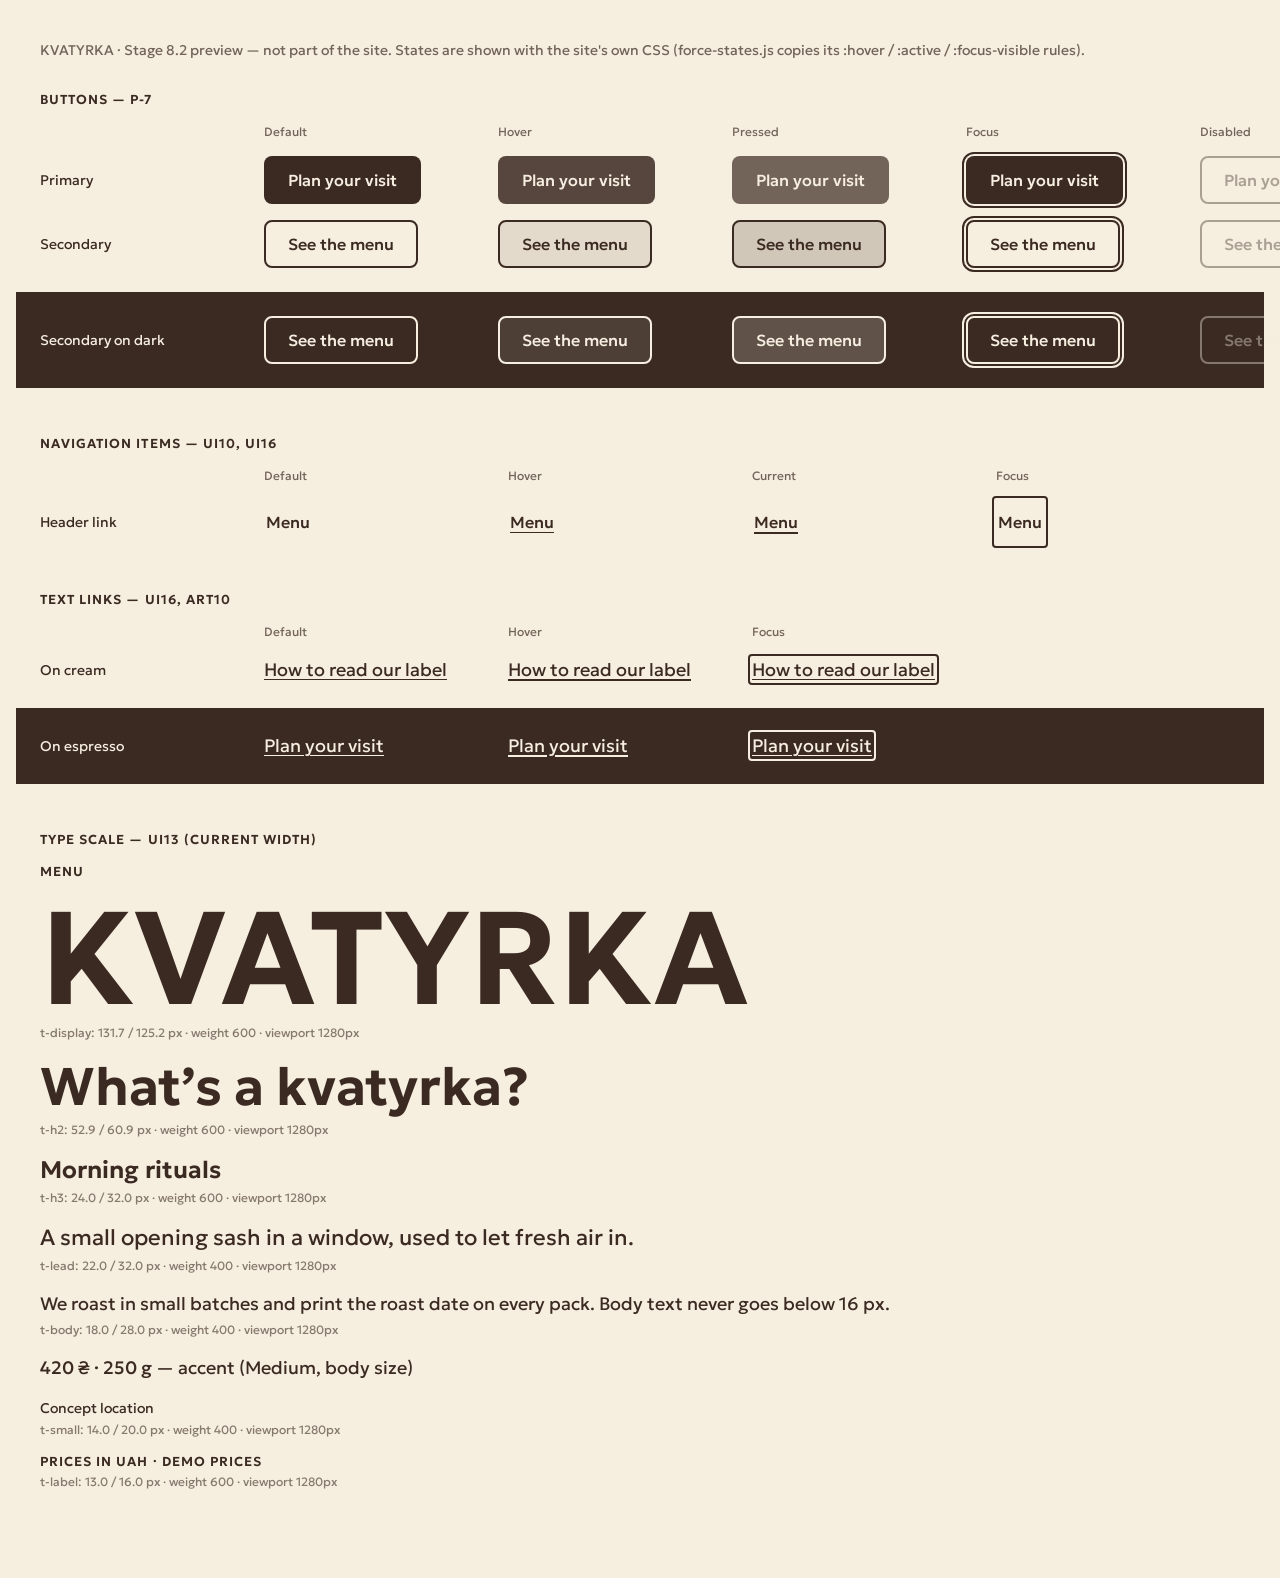
<file: tools/preview/states.html>
<!doctype html>
<html lang="en">
<head>
  <meta charset="utf-8">
  <meta name="viewport" content="width=device-width, initial-scale=1">
  <meta name="robots" content="noindex">
  <title>KVATYRKA · preview 8.2 · states and type (not part of the site)</title>
  <link rel="stylesheet" href="../../public/css/tokens.css">
  <link rel="stylesheet" href="../../public/css/base.css">
  <link rel="stylesheet" href="../../public/css/layout.css">
  <link rel="stylesheet" href="../../public/css/components.css">
  <style>
    /* Preview sheet layout only */
    .pv { padding: 40px; }
    .pv-title { font-size: 14px; line-height: 20px; margin-bottom: 32px; opacity: .7; }
    .pv-block { margin-bottom: 48px; }
    .pv-block > h2 { font-size: 13px; line-height: 16px; letter-spacing: .08em; text-transform: uppercase; margin-bottom: 16px; }
    .pv-table { display: grid; grid-template-columns: 200px repeat(5, 210px); gap: 16px 24px; align-items: center; justify-items: start; }
    .pv-table.nav { grid-template-columns: 200px repeat(4, 220px); }
    .pv-head { font-size: 12px; line-height: 16px; opacity: .7; }
    .pv-row-name { font-size: 14px; line-height: 20px; }
    .pv-dark { padding: 24px; margin: 0 -24px; }
    .pv-type > * + * { margin-top: 16px; }
    .pv-type .pv-note { font-size: 12px; line-height: 16px; opacity: .6; margin-top: 4px; }
  </style>
</head>
<body>
  <div class="pv">
    <p class="pv-title">KVATYRKA · Stage 8.2 preview — not part of the site. States are shown with the site's own CSS (force-states.js copies its :hover / :active / :focus-visible rules).</p>

    <section class="pv-block">
      <h2>Buttons — P-7</h2>
      <div class="pv-table">
        <span></span><span class="pv-head">Default</span><span class="pv-head">Hover</span><span class="pv-head">Pressed</span><span class="pv-head">Focus</span><span class="pv-head">Disabled</span>

        <span class="pv-row-name">Primary</span>
        <a class="button button--primary" href="#">Plan your visit</a>
        <a class="button button--primary is-hover" href="#">Plan your visit</a>
        <a class="button button--primary is-active" href="#">Plan your visit</a>
        <a class="button button--primary is-focus" href="#">Plan your visit</a>
        <button class="button button--primary" type="button" disabled>Plan your visit</button>

        <span class="pv-row-name">Secondary</span>
        <a class="button button--secondary" href="#">See the menu</a>
        <a class="button button--secondary is-hover" href="#">See the menu</a>
        <a class="button button--secondary is-active" href="#">See the menu</a>
        <a class="button button--secondary is-focus" href="#">See the menu</a>
        <button class="button button--secondary" type="button" aria-disabled="true">See the menu</button>
      </div>

      <div class="surface-dark pv-dark" style="margin-top: 24px">
        <div class="pv-table">
          <span class="pv-row-name">Secondary on dark</span>
          <a class="button button--secondary" href="#">See the menu</a>
          <a class="button button--secondary is-hover" href="#">See the menu</a>
          <a class="button button--secondary is-active" href="#">See the menu</a>
          <a class="button button--secondary is-focus" href="#">See the menu</a>
          <button class="button button--secondary" type="button" disabled>See the menu</button>
        </div>
      </div>
    </section>

    <section class="pv-block">
      <h2>Navigation items — UI10, UI16</h2>
      <div class="pv-table nav">
        <span></span><span class="pv-head">Default</span><span class="pv-head">Hover</span><span class="pv-head">Current</span><span class="pv-head">Focus</span>
        <span class="pv-row-name">Header link</span>
        <span><a class="site-nav__link" href="#">Menu</a></span>
        <span><a class="site-nav__link is-hover" href="#">Menu</a></span>
        <span><a class="site-nav__link" href="#" aria-current="true">Menu</a></span>
        <span><a class="site-nav__link is-focus" href="#">Menu</a></span>
      </div>
    </section>

    <section class="pv-block">
      <h2>Text links — UI16, ART10</h2>
      <div class="pv-table nav">
        <span></span><span class="pv-head">Default</span><span class="pv-head">Hover</span><span class="pv-head">Focus</span><span></span>
        <span class="pv-row-name">On cream</span>
        <span><a href="#">How to read our label</a></span>
        <span><a class="is-hover" href="#">How to read our label</a></span>
        <span><a class="is-focus" href="#">How to read our label</a></span>
        <span></span>
      </div>
      <div class="surface-dark pv-dark" style="margin-top: 24px">
        <div class="pv-table nav">
          <span class="pv-row-name">On espresso</span>
          <span><a href="#">Plan your visit</a></span>
          <span><a class="is-hover" href="#">Plan your visit</a></span>
          <span><a class="is-focus" href="#">Plan your visit</a></span>
          <span></span>
        </div>
      </div>
    </section>

    <section class="pv-block pv-type">
      <h2>Type scale — UI13 (current width)</h2>
      <p class="t-label">Menu</p>
      <p class="t-display">Kvatyrka</p><p class="pv-note" data-measure="t-display"></p>
      <p class="t-h2">What’s a kvatyrka?</p><p class="pv-note" data-measure="t-h2"></p>
      <p class="t-h3">Morning rituals</p><p class="pv-note" data-measure="t-h3"></p>
      <p class="t-lead">A small opening sash in a window, used to let fresh air in.</p><p class="pv-note" data-measure="t-lead"></p>
      <p class="t-body">We roast in small batches and print the roast date on every pack. Body text never goes below 16 px.</p><p class="pv-note" data-measure="t-body"></p>
      <p class="t-body"><span class="t-accent">420 ₴ · 250 g</span> — accent (Medium, body size)</p>
      <p class="t-small">Concept location</p><p class="pv-note" data-measure="t-small"></p>
      <p class="t-label">Prices in UAH · Demo prices</p><p class="pv-note" data-measure="t-label"></p>
    </section>
  </div>

  <script type="module" src="force-states.js"></script>
  <script type="module">
    function measure() {
      for (const note of document.querySelectorAll("[data-measure]")) {
        const el = document.querySelector("." + note.dataset.measure);
        const cs = getComputedStyle(el);
        note.textContent = `${note.dataset.measure}: ${parseFloat(cs.fontSize).toFixed(1)} / ${parseFloat(cs.lineHeight).toFixed(1)} px · weight ${cs.fontWeight} · viewport ${innerWidth}px`;
      }
    }
    measure();
    addEventListener("resize", measure);
  </script>
</body>
</html>
</file>
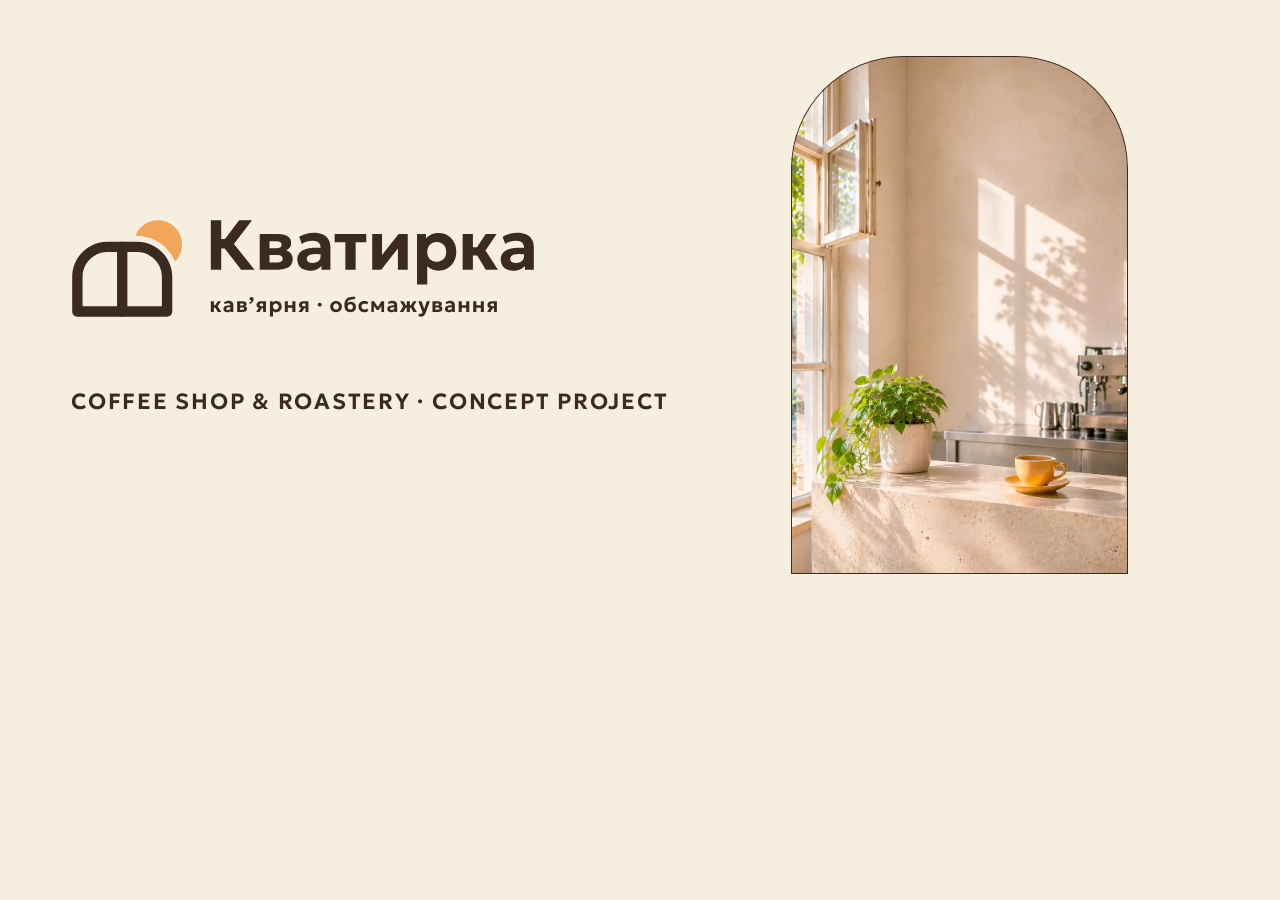
<file: tools/social/og-image-layout.html>
<!doctype html><html lang="en"><head><meta charset="utf-8">
<link rel="stylesheet" href="../../public/css/tokens.css"><link rel="stylesheet" href="../../public/css/base.css">
<style>
html,body{margin:0;width:1200px;height:630px;overflow:hidden;background:var(--color-cream)}
.frame{position:relative;width:1200px;height:630px}
.logo{position:absolute;left:var(--lx);top:var(--ly);width:var(--lw);height:var(--lh)}
.logo img{display:block;position:absolute;width:var(--sw);left:var(--ox);top:var(--oy)}
.label{position:absolute;left:var(--tx);top:var(--ty);font-weight:600;font-size:22px;line-height:28px;letter-spacing:.08em;text-transform:uppercase;color:var(--color-espresso);white-space:nowrap;font-family:var(--font-family)}
.arch{position:absolute;right:72px;top:56px;height:518px;aspect-ratio:410.667/632;overflow:hidden;border-radius:33.333% 33.333% 0 0/21.66% 21.66% 0 0}
.arch img{width:100%;height:100%;object-fit:cover;display:block}
.arch::before{content:"";position:absolute;inset:0;z-index:1;border:1.5px solid var(--color-espresso);border-radius:inherit}
</style></head><body><div class="frame" id="f">
<div class="logo" id="logo"><img src="../../public/assets/brand/logo-h-light.svg" alt=""></div>
<p class="label" id="lab">Coffee shop &amp; roastery · Concept project</p>
<div class="arch"><img src="../../public/assets/photos/f1-hero-window-840.webp" alt=""></div>
</div>
<script>
// visible logo = drawing inside guard field (viewBox 573.919 x 199.228, drawing 473.3 x 98.5, centred)
const VW=573.919,VH=199.228,DW=473.3,DH=98.5;
const lw=560, sw=lw*VW/DW, lh=lw*DH/DW;
const s=document.documentElement.style;
const L=83, groupH=lh+40+28, T=Math.round((630-groupH)/2)+8;
s.setProperty('--lw',lw+'px');s.setProperty('--lh',lh+'px');s.setProperty('--sw',sw+'px');
s.setProperty('--ox',(-(VW-DW)/2*sw/VW)+'px');s.setProperty('--oy',(-(VH-DH)/2*sw/VW)+'px');
s.setProperty('--lx',L+'px');s.setProperty('--ly',T+'px');
s.setProperty('--tx',(L-12)+'px');s.setProperty('--ty',(T+lh+40)+'px');
</script></body></html>
</file>
<file: public/css/tokens.css>
/* KVATYRKA — design tokens (website-tech-spec.md §4).
   Sources: palette ART10–ART12, type scale UI13, spacing UI14, grid UI12, radius UI15, focus UI16, header UI9.
   Control widths: 360 · 768 · 1024 · 1440. Display, H2 and section padding change smoothly inside each
   range and hit the approved values exactly at the control widths; everything else steps at 768 / 1024 / 1440. */

@font-face {
  font-family: "Geologica";
  src: url("../assets/fonts/geologica-regular.woff") format("woff");
  font-weight: 400;
  font-style: normal;
  font-display: swap;
}

@font-face {
  font-family: "Geologica";
  src: url("../assets/fonts/geologica-medium.woff") format("woff");
  font-weight: 500;
  font-style: normal;
  font-display: swap;
}

@font-face {
  font-family: "Geologica";
  src: url("../assets/fonts/geologica-semibold.woff") format("woff");
  font-weight: 600;
  font-style: normal;
  font-display: swap;
}

:root {
  /* Palette — no other colours are used */
  --color-cream: #f6eedf;          /* «Вершки» */
  --color-espresso: #3b2a22;       /* «Еспресо» */
  --color-apricot: #f2a65a;        /* «Абрикос» */
  --color-apricot-40: #f4d1aa;     /* «Абрикос 40 %» */
  --color-sun: #ffd27a;            /* «Сонце» */

  /* Roast scale CB7 (ART11, UI18): colour only marks the roast level */
  --roast-1: #e0b98a;              /* Light */
  --roast-2: #cb9361;              /* Medium-light */
  --roast-3: #87512e;              /* Medium */
  --roast-4: #4e3024;              /* Dark */

  /* Approved transparencies of the palette (P-7, UI24.2, UI24.4) */
  --espresso-85: rgb(59 42 34 / 0.85);
  --espresso-70: rgb(59 42 34 / 0.70);
  --espresso-40: rgb(59 42 34 / 0.40);
  --espresso-20: rgb(59 42 34 / 0.20);
  --espresso-10: rgb(59 42 34 / 0.10);
  --cream-40: rgb(246 238 223 / 0.40);
  --cream-20: rgb(246 238 223 / 0.20);
  --cream-10: rgb(246 238 223 / 0.10);

  /* Type */
  --font-family: "Geologica", system-ui, sans-serif;
  --weight-regular: 400;
  --weight-medium: 500;
  --weight-semibold: 600;
  --label-tracking: 0.08em;        /* tracking 80 */

  /* 360–767 values (mobile first) */
  --display-size: clamp(48px, calc(48px + 40 * (100vw - 360px) / 408), 88px);
  --display-line: var(--display-size);
  --h2-size: clamp(32px, calc(32px + 8 * (100vw - 360px) / 408), 40px);
  --h2-line: calc(var(--h2-size) + 8px);
  --h3-size: 22px;
  --h3-line: 28px;
  --lead-size: 18px;
  --lead-line: 28px;
  --body-size: 16px;
  --body-line: 24px;
  --small-size: 14px;
  --small-line: 20px;
  --label-size: 12px;
  --label-line: 16px;
  --nav-size: 16px;

  /* Vertical spacing UI14 */
  --space-section: clamp(64px, calc(64px + 16 * (100vw - 360px) / 408), 80px);
  --space-block: 32px;
  --space-h2-content: 16px;
  --space-label-heading: 8px;
  --space-paragraph: 16px;
  --space-lead-body: 16px;

  /* Grid UI12 */
  --grid-columns: 4;
  --grid-gutter: 16px;
  --page-margin: 16px;
  --content-max: 1280px;

  /* Shape and focus UI15, UI16 */
  --radius-control: 8px;
  --focus-width: 2px;
  --focus-offset: 2px;
  --focus-color: var(--color-espresso);

  /* Header UI9 */
  --header-height: 56px;
  --header-bg: var(--roast-3);     /* header strip «Brazil» #87512E (owner's decision 18.11.2026) */
  --hit-size: 44px;
  --cart-reserve: 0px;             /* 44 + 8 from 768 (UI8) */
}

@media (min-width: 768px) {
  :root {
    --display-size: calc(88px + 24 * (100vw - 768px) / 256);
    --display-line: calc(88px + 20 * (100vw - 768px) / 256);
    --h2-size: calc(40px + 8 * (100vw - 768px) / 256);
    --h3-size: 24px;
    --h3-line: 32px;
    --lead-size: 20px;
    --lead-line: 30px;

    --space-section: calc(80px + 16 * (100vw - 768px) / 256);
    --space-block: 48px;
    --space-h2-content: 24px;

    --grid-columns: 8;
    --grid-gutter: 24px;
    --page-margin: 32px;

    --header-height: 72px;
    --cart-reserve: 52px;
  }
}

@media (min-width: 1024px) {
  :root {
    --display-size: calc(112px + 32 * (100vw - 1024px) / 416);
    --display-line: calc(108px + 28 * (100vw - 1024px) / 416);
    --h2-size: calc(48px + 8 * (100vw - 1024px) / 416);
    --lead-size: 22px;
    --lead-line: 32px;
    --body-size: 18px;
    --body-line: 28px;
    --label-size: 13px;

    --space-section: calc(96px + 32 * (100vw - 1024px) / 416);
    --space-label-heading: 16px;
    --space-paragraph: 24px;
    --space-lead-body: 24px;

    --grid-columns: 12;
  }
}

@media (min-width: 1440px) {
  :root {
    --display-size: 144px;
    --display-line: 136px;
    --h2-size: 56px;
    --h3-size: 28px;
    --h3-line: 36px;

    --space-section: 128px;
    --space-block: 64px;
    --space-h2-content: 32px;

    --page-margin: 80px;
  }
}
</file>
<file: public/css/base.css>
/* KVATYRKA — base: reset, typography (UI13), links (UI16, ART10), focus (UI16), skip link.
   No transitions or animations anywhere on the site (UI26). */

*,
*::before,
*::after {
  box-sizing: border-box;
}

* {
  margin: 0;
}

*,
*::before,
*::after,
::backdrop {
  animation: none !important;
  transition: none !important;
}

html {
  scroll-behavior: auto;
  -webkit-text-size-adjust: 100%;
  text-size-adjust: 100%;
}

body {
  min-height: 100vh;
  background: var(--color-cream);
  color: var(--color-espresso);
  font-family: var(--font-family);
  font-weight: var(--weight-regular);
  font-size: var(--body-size);
  line-height: var(--body-line);
  font-kerning: normal;
  -webkit-font-smoothing: antialiased;
}

img,
picture,
svg {
  display: block;
  max-width: 100%;
}

.list-reset {
  list-style: none;
  padding: 0;
}

button,
input,
select {
  font: inherit;
  color: inherit;
}

/* ---------- Typography (UI13) ---------- */

.t-display {
  font-weight: var(--weight-semibold);
  font-size: var(--display-size);
  line-height: var(--display-line);
  text-transform: uppercase;       /* "Kvatyrka" in HTML, caps by style (CB3) */
  width: fit-content;              /* UI26.1 */
}

h2,
.t-h2 {
  font-weight: var(--weight-semibold);
  font-size: var(--h2-size);
  line-height: var(--h2-line);
}

h3,
.t-h3 {
  font-weight: var(--weight-semibold);
  font-size: var(--h3-size);
  line-height: var(--h3-line);
}

.t-lead {
  font-size: var(--lead-size);
  line-height: var(--lead-line);
}

.t-body {
  font-size: var(--body-size);
  line-height: var(--body-line);
}

.t-accent {
  font-weight: var(--weight-medium);
}

.t-small {
  font-size: var(--small-size);
  line-height: var(--small-line);
}

.t-label {
  font-weight: var(--weight-semibold);
  font-size: var(--label-size);
  line-height: var(--label-line);
  letter-spacing: var(--label-tracking);
  text-transform: uppercase;
  white-space: nowrap;             /* Label is always one line (UI13) */
}

/* ---------- Links (UI16, ART10) ---------- */

a {
  color: inherit;
  text-decoration-line: underline;
  text-decoration-thickness: 1px;
  text-underline-offset: 3px;
  text-decoration-skip-ink: auto;
}

@media (hover: hover) {
  a:hover {
    text-decoration-thickness: 2px;
  }
}

/* ---------- Focus (UI16) ---------- */

:focus {
  outline: none;
}

:focus-visible,
[data-kbd-focus]:focus {
  outline: var(--focus-width) solid var(--focus-color);
  outline-offset: var(--focus-offset);
}

/* Text links and nav items: ring radius 2 px (element 0 + 2) */
a:not([class*="button"]) {
  border-radius: 0.01px;
}

/* Programmatic focus on headings: ring only for keyboard-like activation (UI26.1) */
[tabindex="-1"]:focus:not(:focus-visible):not([data-kbd-focus]) {
  outline: none;
}

/* ---------- Dark surface («Еспресо» / «Вершки») ---------- */

.surface-dark {
  --focus-color: var(--color-cream);
  background: var(--color-espresso);
  color: var(--color-cream);
}

/* ---------- Visually hidden (live regions, extra labels) ---------- */

.visually-hidden {
  position: absolute !important;
  width: 1px;
  height: 1px;
  padding: 0;
  margin: -1px;
  overflow: hidden;
  clip-path: inset(50%);
  white-space: nowrap;
  border: 0;
}

/* ---------- Skip link: visible only on keyboard focus ---------- */

.skip-link {
  position: absolute;
  top: 4px;
  left: var(--page-margin);
  z-index: 100;
  display: inline-flex;
  align-items: center;
  min-height: 48px;
  padding: 0 24px;
  border-radius: var(--radius-control);
  background: var(--color-espresso);
  color: var(--color-cream);
  font-weight: var(--weight-medium);
  text-decoration: none;
}

.skip-link:not(:focus) {
  clip-path: inset(50%);
  width: 1px;
  height: 1px;
  min-height: 0;
  padding: 0;
  overflow: hidden;
  white-space: nowrap;
}
</file>
<file: public/css/layout.css>
/* KVATYRKA — layout: content container (max 1280), grid UI12, sections UI14, anchor offsets UI25 / UI26. */

/* Page container: side margins 16 · 32 · 32 · 80, content never wider than 1280 */
.container {
  width: 100%;
  max-width: calc(var(--content-max) + 2 * var(--page-margin));
  margin-inline: auto;
  padding-inline: var(--page-margin);
}

/* Column grid: 4 · 8 · 12 · 12 columns, gutter 16 · 24 · 24 · 24 */
.grid {
  display: grid;
  grid-template-columns: repeat(var(--grid-columns), minmax(0, 1fr));
  column-gap: var(--grid-gutter);
}

/* Sections: standard top and bottom padding (UI14). Hero has its own composition (ART3). */
.section {
  padding-block: var(--space-section);
}

/* Anchor targets land below the fixed header (UI26) */
section[id] {
  scroll-margin-top: var(--header-height);
}
</file>
<file: public/css/components.css>
/* KVATYRKA — components.
   Step 8.2: site header and navigation (UI2–UI10, UI12, UI16), buttons (P-7, UI15, UI16).
   Roast label, filter, bean card, grind, cart — steps 8.5–8.6. */

/* =========================================================
   Site header — fixed while scrolling (UX11)
   360–767: height 56, K5 32 × 28 in a 44 × 44 zone, navigation right after it.
   768+:    height 72, logo B 220 px on the left, navigation on the right,
            52 px reserved for the cart icon (UI8). Cream background, no border (v50).
   ========================================================= */

.site-header {
  position: sticky;
  top: 0;
  z-index: 50;
  height: var(--header-height);
  --focus-color: var(--color-cream);   /* focus ring on the «Brazil» strip, as on dark surfaces */
  background: var(--header-bg);
  color: var(--color-cream);           /* navigation links inherit «Вершки» */
}

.site-header__inner {
  position: relative;                  /* the cart bag sits at the right edge without moving the nav (UI8) */
  display: flex;
  align-items: center;
  height: 100%;
}

.site-header__home {
  display: flex;
  flex: none;
  align-items: center;
  justify-content: center;
  min-width: var(--hit-size);
  min-height: var(--hit-size);
  text-decoration: none;
}

.site-header__logo {
  width: 32px;
  height: 28px;
}

.site-nav {
  margin-left: 8px;
  margin-right: var(--cart-reserve);
}

.site-nav__list {
  display: flex;
  gap: 8px;
  list-style: none;
  padding: 0;
}

.site-nav__link {
  display: flex;
  align-items: center;
  justify-content: center;
  min-width: var(--hit-size);
  height: var(--hit-size);
  padding: 0 2px;
  font-size: var(--nav-size);
  line-height: 24px;
  font-weight: var(--weight-medium);
  white-space: nowrap;
  text-decoration-line: none;     /* UI10: navigation is not underlined by default */
  text-underline-offset: 4px;
}

@media (hover: hover) {
  .site-nav__link:hover {
    text-decoration-line: underline;
    text-decoration-thickness: 1px;
  }
}

.site-nav__link[aria-current] {
  text-decoration-line: underline;
  text-decoration-thickness: 2px;
}

@media (hover: hover) {
  .site-nav__link[aria-current]:hover {
    text-decoration-thickness: 2px;
  }
}

@media (min-width: 768px) {
  /* logo-h-dark.svg (same viewBox and artwork as logo-h-light.svg) includes its clear space (viewBox 573.9 × 199.2, artwork 473.3 × 98.5).
     Scaled so the artwork is exactly 220 × 45.8 (ART8, v50); negative margins hide the clear space
     from layout, so the link and its focus ring follow the visible logo. */
  .site-header__logo {
    width: 266.76px;
    max-width: none;
    height: auto;
    margin: -23.4px;
  }

  .site-nav {
    margin-left: auto;
  }
}

/* =========================================================
   Buttons (P-7, UI15, UI16)
   Height 48, radius 8, 24 px from edge to text, Medium 16.
   Hover only on devices that really hover; pressed only while pressed.
   Disabled look for both `disabled` and `aria-disabled="true"`;
   for `aria-disabled` the action itself is blocked by JavaScript.
   ========================================================= */

.button {
  display: inline-flex;
  align-items: center;
  justify-content: center;
  gap: 8px;
  min-height: 48px;
  padding: 0 22px;                /* + 2 px border = 24 px to the text */
  border: 2px solid transparent;
  border-radius: var(--radius-control);
  background: none;
  font-size: 16px;
  line-height: 24px;
  font-weight: var(--weight-medium);
  text-decoration: none;
  white-space: nowrap;
  cursor: pointer;
}

.button--primary {
  background: var(--color-espresso);
  color: var(--color-cream);
}

.button--secondary {
  border-color: var(--color-espresso);
  color: var(--color-espresso);
}

.surface-dark .button--secondary {
  border-color: var(--color-cream);
  color: var(--color-cream);
}

@media (hover: hover) {
  .button--primary:hover:not([disabled], [aria-disabled="true"]) {
    background: var(--espresso-85);
  }

  .button--secondary:hover:not([disabled], [aria-disabled="true"]) {
    background: var(--espresso-10);
  }

  .surface-dark .button--secondary:hover:not([disabled], [aria-disabled="true"]) {
    background: var(--cream-10);
  }
}

.button--primary:active:not([disabled], [aria-disabled="true"]) {
  background: var(--espresso-70);
}

.button--secondary:active:not([disabled], [aria-disabled="true"]) {
  background: var(--espresso-20);
}

.surface-dark .button--secondary:active:not([disabled], [aria-disabled="true"]) {
  background: var(--cream-20);
}

.button[disabled],
.button[aria-disabled="true"] {
  background: none;
  border-color: var(--espresso-40);
  color: var(--espresso-40);
  cursor: not-allowed;
}

.surface-dark .button[disabled],
.surface-dark .button[aria-disabled="true"] {
  border-color: var(--cream-40);
  color: var(--cream-40);
}

/* ---------- Roast level label, compact version (ART11, UI18) ----------
   Plate 24 × 24 with the number, the English word (Label 12), cumulative scale of 4 segments 12 × 6.
   The full version (32 × 40, segments 16 × 6) is added with the Beans catalogue in step 8.5. */

.roast {
  --roast-color: var(--roast-1);
  --roast-ink: var(--color-espresso);
  display: inline-flex;
  align-items: center;
  gap: 8px;
  white-space: nowrap;
  color: var(--color-espresso);
}

.roast--2 { --roast-color: var(--roast-2); }
.roast--3 { --roast-color: var(--roast-3); --roast-ink: var(--color-cream); }
.roast--4 { --roast-color: var(--roast-4); --roast-ink: var(--color-cream); }

.roast__num {
  display: grid;
  place-items: center;
  width: 24px;
  height: 24px;
  background: var(--roast-color);
  color: var(--roast-ink);
  font-weight: var(--weight-semibold);
  font-size: 14px;
  line-height: 18px;
}

.roast__name {
  font-weight: var(--weight-semibold);
  font-size: 12px;
  line-height: 16px;
  letter-spacing: var(--label-tracking);
  text-transform: uppercase;
  margin-right: calc(-1 * var(--label-tracking));   /* no tracking after the last letter */
}

.roast__scale {
  display: flex;
  gap: 4px;
}

.roast__scale > span {
  width: 12px;
  height: 6px;
  border: 1px solid var(--color-espresso);
}

/* Cumulative: level N fills segments 1…N */
.roast--1 .roast__scale > span:nth-child(-n + 1),
.roast--2 .roast__scale > span:nth-child(-n + 2),
.roast--3 .roast__scale > span:nth-child(-n + 3),
.roast--4 .roast__scale > span:nth-child(-n + 4) {
  background: var(--roast-color);
}

/* Full version (UI18): plate 32 × 40, number SemiBold 20, word Label 12 / 13, scale 4 × (16 × 6) */
.roast--full {
  align-items: flex-start;
  gap: 12px;
}

.roast--full .roast__num {
  width: 32px;
  height: 40px;
  font-size: 20px;
  line-height: 26px;
}

.roast__text {
  display: flex;
  flex-direction: column;
  align-items: flex-start;
  padding-top: 4.5px;
}

.roast--full .roast__name {
  font-size: var(--label-size);
}

.roast--full .roast__scale {
  margin-top: 4.5px;                               /* baseline of the word → scale = 8 px */
}

.roast--full .roast__scale > span {
  width: 16px;
}

/* ---------- Select (UI21): native <select>, Lucide chevron-down ---------- */

.select {
  position: relative;
  display: block;
  flex: 1;
  min-width: 0;
}

.select__control {
  appearance: none;
  width: 100%;
  height: 48px;
  padding: 0 48px 0 16px;
  border: 1px solid var(--color-espresso);
  border-radius: var(--radius-control);
  background: none;
  color: inherit;
  font: inherit;
  cursor: pointer;
}

.select__icon {
  position: absolute;
  top: 50%;
  right: 12px;
  transform: translateY(-50%);
  pointer-events: none;
}

/* ---------- Roast filter (UI19): radiogroup of native radios ---------- */

.filter {
  min-width: 0;
  margin: 0;
  padding: 0;
  border: 0;
}

.filter__options {
  display: flex;
  flex-direction: column;
  gap: 8px;
}

.filter__option {
  position: relative;
  display: grid;
  grid-template-columns: 1fr 40px;      /* 16 px gap + 24 px check slot */
  grid-template-areas:
    "label check"
    "purpose .";
  align-items: center;
  row-gap: 8px;
  min-height: 56px;
  padding: 7px 16px;                   /* 8 px from the outer edge, as in v50 (88 / 56 px options) */
  border: 1px solid var(--color-espresso);
  border-radius: var(--radius-control);
  font-size: 16px;                     /* purpose and «All» — Body 16 at every width (UI19) */
  line-height: 24px;
  cursor: pointer;
}

.filter__option > .roast,
.filter__all {
  grid-area: label;
}

.filter__all {
  font-weight: var(--weight-medium);
}

.filter__purpose {
  grid-area: purpose;
}

.filter__check {
  grid-area: check;
  justify-self: end;
  visibility: hidden;
}

.filter__input {
  position: absolute;
  width: 1px;
  height: 1px;
  opacity: 0;
  pointer-events: none;
}

.filter__option:has(.filter__input:checked) {
  box-shadow: inset 0 0 0 1px var(--color-espresso);   /* 2 px frame without changing the size */
}

.filter__option:has(.filter__input:checked) .filter__check {
  visibility: visible;
}

.filter__option:has(.filter__input:focus-visible) {
  outline: var(--focus-width) solid var(--focus-color);
  outline-offset: var(--focus-offset);
}

.filter__break {
  display: none;
}

@media (min-width: 768px) {
  .filter__options {
    flex-direction: row;
    flex-wrap: wrap;
  }

  .filter__option {
    display: flex;
    align-items: center;
    padding-block: 0;
  }

  .filter__option--level .filter__purpose {
    margin-left: 12px;                 /* label → purpose */
  }

  .filter__check {
    flex: none;
    margin-left: 16px;                 /* purpose (or «All») → check slot */
  }
}

@media (min-width: 1024px) {
  /* Rows: All · 1 · 2 / 3 · 4 (UI11) */
  .filter__options {
    row-gap: 0;
  }

  .filter__break {
    display: block;
    flex-basis: 100%;
    height: 0;
  }

  .filter__break ~ .filter__option {
    margin-top: 8px;
  }
}

/* ---------- Cart bag in the header (UI23) ---------- */

.cart-button {
  position: absolute;
  top: 50%;
  right: var(--page-margin);
  display: none;
  place-items: center;
  width: var(--hit-size);
  height: var(--hit-size);
  padding: 0;
  border: 0;
  border-radius: var(--radius-control);
  background: none;
  color: var(--color-cream);           /* header bag on the «Brazil» strip */
  transform: translateY(-50%);
  cursor: pointer;
}

.ready-cart .cart-button:not([hidden]) {
  display: grid;
}

.cart-button__icon {
  transform: translateX(-4px);         /* bag 4 px left of the zone centre */
}

.cart-button__count {
  position: absolute;
  top: 0;
  right: 0;
  min-width: 18px;
  height: 18px;
  padding: 0 4px;
  border-radius: 9px;                  /* circle for one digit, capsule growing left for two */
  background: var(--color-espresso);
  box-shadow: 0 0 0 2px var(--color-cream);   /* 2 px separator in the background colour */
  color: var(--color-cream);
  font-size: 12px;
  font-weight: var(--weight-semibold);
  line-height: 18px;
  text-align: center;
}

.cart-button:not([data-wide]) .cart-button__count {
  width: 18px;
  padding: 0;
}

/* ---------- Add to cart → Added (UI22): same size, word + check ---------- */

.bean-card__add-done {
  display: none;
  align-items: center;
  gap: 8px;
}

.bean-card__add[data-state="added"] .bean-card__add-label {
  display: none;
}

.bean-card__add[data-state="added"] .bean-card__add-done {
  display: inline-flex;
}

/* ---------- Icon and quantity buttons (UI24) ---------- */

.icon-button,
.qty-button {
  display: grid;
  flex: none;
  place-items: center;
  width: var(--hit-size);
  height: var(--hit-size);
  padding: 0;
  background: none;
  color: var(--color-espresso);
  cursor: pointer;
}

.icon-button {
  border: 0;
  border-radius: var(--radius-control);
}

.qty-button {
  border: 1px solid var(--color-espresso);
  border-radius: var(--radius-control);
}

.qty-button[aria-disabled="true"],
.qty-button[disabled] {
  border-color: var(--espresso-40);
  color: var(--espresso-40);
  cursor: not-allowed;
}

/* ---------- Cart panel (UI24): native modal dialog ---------- */

html.cart-open {
  overflow: hidden;                    /* the page does not scroll under the open panel */
}

.cart-panel {
  position: fixed;
  inset: 0;
  width: 100%;
  max-width: none;
  height: 100%;
  max-height: none;
  margin: 0;
  padding: 0;
  border: 0;
  background: var(--color-cream);
  color: var(--color-espresso);
}

.cart-panel[open] {
  display: flex;
  flex-direction: column;
}

.cart-panel::backdrop {
  background: transparent;             /* 360–767: the panel covers the whole screen */
}

.cart-panel__head {
  display: flex;
  flex: none;
  align-items: center;
  justify-content: space-between;
  gap: 16px;
  height: var(--header-height);
  padding-inline: 16px 6px;            /* the 24 px icon ends at the 16 px field */
  border-bottom: 1px solid var(--color-espresso);
}

.cart-panel__title {
  display: flex;
  align-items: baseline;
  flex-wrap: wrap;
  gap: 0 8px;
}

.cart-panel__items {
  font-size: var(--body-size);
  line-height: var(--body-line);
}

.cart-panel__list {
  flex: 1;
  min-height: 0;
  margin: 0;
  padding: 0 16px;
  overflow-y: auto;
  list-style: none;
  scroll-padding-block: 8px;           /* a focused control and its ring stay fully visible */
}

.cart-line {
  padding-block: 16px;
  border-bottom: 1px solid var(--color-espresso);
  font-size: var(--body-size);
  line-height: var(--body-line);
}

.cart-line__head {
  display: flex;
  align-items: center;
  justify-content: space-between;
  gap: 16px;
}

.cart-line__name {
  font-weight: var(--weight-medium);
}

/* «Remove» looks like a link (ART10), hit area ≥ 44 × 44, focus ring around the text only (UI24 п. 9) */
.cart-line__remove,
.cart-panel__browse {
  display: inline-flex;
  flex: none;
  align-items: center;
  justify-content: flex-end;
  min-width: var(--hit-size);
  min-height: var(--hit-size);
  margin-block: -10px;
  padding: 0;
  border: 0;
  background: none;
  color: inherit;
  font: inherit;
  text-decoration-line: underline;
  text-decoration-thickness: 1px;
  text-underline-offset: 3px;
  cursor: pointer;
}

.cart-line__remove:focus-visible,
.cart-panel__browse:focus-visible {
  outline: none;
}

.cart-line__remove:focus-visible > span,
.cart-panel__browse:focus-visible > span {
  border-radius: 2px;
  outline: var(--focus-width) solid var(--focus-color);
  outline-offset: var(--focus-offset);
}

@media (hover: hover) {
  .cart-line__remove:hover,
  .cart-panel__browse:hover {
    text-decoration-thickness: 2px;
  }
}

.cart-line__controls {
  display: flex;
  align-items: center;
  margin-top: 16px;
}

.cart-line__qty {
  min-width: 40px;
  font-weight: var(--weight-medium);
  text-align: center;
}

.cart-line__price {
  margin-left: auto;
  font-weight: var(--weight-medium);
}

.cart-panel__empty,
.cart-panel__final {
  padding: 24px 16px;
  font-size: var(--body-size);
  line-height: var(--body-line);
}

.cart-panel__browse {
  justify-content: flex-start;
  margin-block: 8px 0;
}

.cart-panel__final-title {
  width: fit-content;
}

.cart-panel__final p {
  margin-top: 16px;
}

.cart-panel__visit {
  margin-top: 24px;
}

.cart-panel__foot {
  flex: none;
  padding: 16px;
  border-top: 1px solid var(--color-espresso);
}

.cart-panel__total {
  display: flex;
  justify-content: space-between;
  gap: 16px;
}

.cart-panel__note {
  margin-top: 8px;
}

.cart-panel__order {
  width: 100%;
  margin-top: 16px;
}

.cart-panel [hidden] {
  display: none;
}

@media (min-width: 768px) {
  .cart-panel {
    left: auto;
    width: 400px;
    border-left: 1px solid var(--color-espresso);
  }

  .cart-panel::backdrop {
    background: rgb(59 42 34 / 0.4);   /* «Еспресо» 40 % (UI24.4) */
  }

  .cart-panel__head {
    padding-inline: 24px 14px;
  }

  .cart-panel__list {
    padding-inline: 24px;
  }

  .cart-panel__empty,
  .cart-panel__final {
    padding-inline: 24px;
  }

  .cart-panel__foot {
    padding: 24px;
  }
}
</file>
<file: public/css/sections.css>
/* KVATYRKA — section layouts. Step 8.3: Hero and Visit (v50, UI27, UI28). Menu … Footer follow in 8.4–8.5.
   Vertical gaps are set between line boxes; with Geologica typo metrics they reproduce the v50 positions. */

/* ---------- Hero ---------- */

.hero {
  position: relative;
  display: grid;
  grid-template-columns: repeat(var(--grid-columns), minmax(0, 1fr));
  column-gap: var(--grid-gutter);
  padding-block: 32px 0;               /* 360: the hero ends at the bottom of the arch */
}

.hero__text {
  position: relative;
  z-index: 1;                          /* text above V1 */
  grid-column: 1 / -1;
  display: grid;
  grid-template-columns: subgrid;
  align-content: start;
}

.hero__text > * {
  grid-column: 1 / -1;
}

.hero__title {
  margin-left: -0.0855em;              /* left side bearing of SemiBold K: the stem sits on the column edge (v50) */
}

.hero__descriptor {
  margin-top: 8px;
}

.hero__lead {
  margin-top: 16px;
}

.hero__visit {
  margin-top: 24px;
}

.hero__concept {
  margin-top: 4px;
}

.hero__actions {
  display: grid;
  gap: 8px;
  margin-top: 20px;
}

.hero__arch {
  grid-column: 1 / -1;
  margin-top: 32px;
}

/* Arch window: top corners R = W / 3 (UI27); proportion 410.667 : 632 at every width */
.arch {
  position: relative;
  aspect-ratio: 410.667 / 632;
  overflow: hidden;
  border-radius: 33.333% 33.333% 0 0 / 21.66% 21.66% 0 0;
}

.arch picture {
  height: 100%;
}

.arch__image {
  width: 100%;
  height: 100%;
  object-fit: cover;
}

/* F1 photo in the arch (UIO5, owner's decision 18.11.2026): thin 1 px outline only, no mullion */
.arch--outlined::before {
  content: "";
  position: absolute;
  inset: 0;
  z-index: 1;
  border: 1px solid var(--color-espresso);
  border-radius: inherit;
  pointer-events: none;
}

/* Today's hours line (UX6): shown only when today.js works (website-tech-spec.md §6) */
.hero__today {
  display: none;
}

.js .hero__today {
  display: block;
  visibility: hidden;
}

.ready-today .hero__today {
  visibility: visible;
}

@media (min-width: 768px) {
  .hero {
    padding-block: 48px;
  }

  .hero__descriptor {
    margin-top: 16px;
  }

  .hero__lead {
    grid-column: 1 / span 6;
  }

  .hero__visit {
    margin-top: 32px;
  }

  .hero__actions {
    display: flex;
    flex-wrap: wrap;
    gap: 16px;
    margin-top: 28px;
  }

  .hero__arch {
    grid-column: 5 / span 4;
    margin-top: 48px;
  }
}

@media (min-width: 1024px) {
  .hero__text {
    grid-column: 1 / span 8;
    grid-row: 1;
  }

  .hero__lead {
    grid-column: 1 / span 7;
  }

  .hero__arch {
    grid-column: 9 / span 4;
    grid-row: 1;
    margin-top: 0;                     /* top of the arch = top of KVATYRKA */
  }
}

@media (min-width: 1440px) {
  .hero__lead {
    grid-column: 1 / span 6;
  }

  /* Sun Print V1, Apricot (UX25, ART12): one appearance, behind the text, scale only.
     Source: assets/brand/v1-master.svg (ART24). 520 px wide, 318 px from the content edge, 304 px below the section top. */
  .hero::before {
    content: "";
    position: absolute;
    top: 304px;
    left: calc(var(--page-margin) + 318px);
    width: 520px;
    aspect-ratio: 368.504 / 231.222;
    background: url("../assets/brand/v1-master.svg") no-repeat 0 0 / 100% 100%;
    pointer-events: none;
  }
}

/* ---------- Visit ---------- */

.visit__grid {
  display: grid;
  grid-template-columns: repeat(var(--grid-columns), minmax(0, 1fr));
  column-gap: var(--grid-gutter);
  align-items: start;
}

.visit__grid > * {
  grid-column: 1 / -1;
}

.visit__title {
  margin-top: var(--space-label-heading);
}

.visit__address {
  margin-top: var(--space-h2-content);
}

.visit__concept {
  margin-top: 8px;
}

/* Schedule: day · time · Today (UI28.8) */
.hours {
  margin-top: 20px;
}

.hours__row {
  display: grid;
  grid-template-columns: 96px auto;
  justify-content: start;
}

.hours__time {
  display: flex;
  align-items: baseline;
  gap: 16px;
}

.hours__today {
  display: none;
}

.ready-today .hours__today {
  display: inline;
}

.visit__photo,
.visit__map {
  overflow: hidden;
}

.visit__photo picture,
.visit__map picture {
  height: 100%;
}

.visit__image {
  width: 100%;
  height: 100%;
  object-fit: cover;
}

.visit__photo {
  margin-top: 32px;
  aspect-ratio: 3 / 4;                 /* 360: portrait F2 (UI28) */
}

.visit__route {
  margin-top: 32px;
}

.visit__route-title {
  font-size: var(--h2-size);           /* local exception: h3 at the H2 size of the width */
  line-height: var(--h2-line);
}

.visit__route-label {
  margin-top: var(--space-h2-content);
}

.visit__route-label + * {
  margin-top: var(--space-label-heading);
}

.visit__map {
  margin-top: 16px;
  aspect-ratio: 4 / 3;
}

@media (min-width: 768px) {
  .visit__grid {
    row-gap: var(--space-block);
  }

  .hours {
    margin-top: 28px;
  }

  .visit__info {
    grid-column: 1 / span 4;
    grid-row: 1;
  }

  .visit__photo {
    grid-column: 5 / span 4;
    grid-row: 1;
    margin-top: 0;
    aspect-ratio: 4 / 3;
  }

  .visit__route {
    grid-column: 5 / span 4;
    grid-row: 2;
    margin-top: 0;
  }

  .visit__map {
    grid-column: 1 / span 4;
    grid-row: 2;
    margin-top: 0;
  }
}

@media (min-width: 1024px) {
  .hours__row {
    grid-template-columns: 120px auto;
  }

  .visit__photo {
    grid-column: 6 / span 7;
  }

  .visit__route {
    grid-column: 8 / span 5;
  }

  .visit__map {
    grid-column: 1 / span 6;
  }
}

/* ---------- Shared: section heading, photos ---------- */

.section-title {
  margin-top: var(--space-label-heading);       /* Label → H2 (UI14) */
}

.photo {
  width: 100%;
  height: 100%;
  object-fit: cover;
}

/* ---------- Menu (UI30.1, UI30.2): photo → group; zigzag from 768 ---------- */

.menu__grid {
  display: grid;
  grid-template-columns: repeat(var(--grid-columns), minmax(0, 1fr));
  column-gap: var(--grid-gutter);
  row-gap: var(--space-block);
  align-items: start;
}

.menu__grid > * {
  grid-column: 1 / -1;
}

.menu__prices {
  margin-top: var(--space-h2-content);
}

.menu__photo {
  aspect-ratio: 4 / 3;
  overflow: hidden;
}

.menu__photo picture,
.story__photo picture,
.roastery__photo picture {
  height: 100%;
}

.menu__group {
  font-size: var(--body-size);
  line-height: var(--body-line);
}

.menu__group > h3 + * {
  margin-top: 16px;                             /* H3 → first line */
}

.menu__list {
  list-style: none;
  padding: 0;
}

.menu__intro + .menu__list {
  margin-top: 24px;
}

.menu-item + .menu-item {
  margin-top: 16px;                             /* items without a coffee line */
}

.menu-item--sorted + .menu-item {
  margin-top: 24px;                             /* after an item with a coffee line */
}

.menu-item__row {
  display: flex;
  justify-content: space-between;
  align-items: baseline;
  gap: 16px;
  font-weight: var(--weight-medium);
}

.menu-item__price {
  flex: none;
  white-space: nowrap;
}

/* Coffee line: link(s) + compact roast label; the label moves to its own line if it does not fit */
.menu__sort {
  display: flex;
  flex-wrap: wrap;
  align-items: center;
  gap: 8px;
}

.menu-item__row + .menu__sort,
.menu__sort + .menu__sort {
  margin-top: 8px;
}

@media (min-width: 768px) {
  .menu__head {
    grid-row: 1;
  }

  .menu__photo--espresso { grid-column: 5 / span 4; grid-row: 2; }
  .menu__group--espresso { grid-column: 1 / span 4; grid-row: 2; }
  .menu__photo--filter   { grid-column: 1 / span 4; grid-row: 3; }
  .menu__group--filter   { grid-column: 5 / span 4; grid-row: 3; }
  .menu__group--signature { grid-column: 1 / span 4; grid-row: 4; }
  .menu__group--bakery   { grid-column: 5 / span 4; grid-row: 4; }
  .menu__full            { grid-row: 5; }
}

@media (min-width: 1024px) {
  .menu__photo--espresso,
  .menu__group--filter,
  .menu__group--bakery {
    grid-column: 8 / span 5;
  }

  .menu__group--espresso,
  .menu__photo--filter,
  .menu__group--signature {
    grid-column: 1 / span 5;
  }
}

/* ---------- Story (UX21): heading → F6 → text; photo left from 768 ---------- */

.story__grid {
  display: grid;
  grid-template-columns: repeat(var(--grid-columns), minmax(0, 1fr));
  column-gap: var(--grid-gutter);
  align-items: start;
}

.story__grid > * {
  grid-column: 1 / -1;
}

.story__photo {
  margin-top: var(--space-h2-content);
  aspect-ratio: 4 / 5;
  overflow: hidden;
}

.story__body {
  margin-top: var(--space-block);
}

.story__pron {
  margin-top: 4px;
}

.story__definition {
  margin-top: 16px;
}

.story__rituals {
  margin-top: var(--space-block);
}

.story__rituals + .story__text {
  margin-top: 16px;
}

.story__text + .story__text {
  margin-top: var(--space-paragraph);
}

@media (min-width: 768px) {
  .story__grid {
    grid-template-rows: auto 1fr;               /* the taller photo never pushes the text apart */
  }

  .story__head {
    grid-column: 5 / span 4;
    grid-row: 1;
  }

  .story__photo {
    grid-column: 1 / span 4;
    grid-row: 1 / span 2;
    margin-top: 0;
  }

  .story__body {
    grid-column: 5 / span 4;
    grid-row: 2;
    margin-top: var(--space-h2-content);
  }
}

@media (min-width: 1024px) {
  .story__head,
  .story__body {
    grid-column: 8 / span 5;
  }

  .story__photo {
    grid-column: 1 / span 6;
  }
}

/* ---------- Roastery (UX21, UX22, ART20): dark; text → button → F5 ---------- */

.roastery__grid {
  display: grid;
  grid-template-columns: repeat(var(--grid-columns), minmax(0, 1fr));
  column-gap: var(--grid-gutter);
  align-items: start;
}

.roastery__grid > * {
  grid-column: 1 / -1;
}

.section-title + .roastery__paragraph {
  margin-top: var(--space-h2-content);
}

.roastery__paragraph + .roastery__paragraph {
  margin-top: var(--space-paragraph);
}

.roastery__action {
  display: flex;
  margin-top: 32px;
}

.roastery__photo {
  margin-top: var(--space-block);
  aspect-ratio: 4 / 3;
  overflow: hidden;
}

@media (min-width: 768px) {
  .roastery__text {
    grid-column: 1 / span 4;
    grid-row: 1;
  }

  .roastery__action {
    display: inline-flex;
  }

  .roastery__photo {
    grid-column: 5 / span 4;
    grid-row: 1;
    margin-top: 0;
  }
}

@media (min-width: 1024px) {
  .roastery__photo {
    grid-column: 6 / span 7;
  }
}

/* ---------- Beans (UX14–UX19, UI18–UI21) ---------- */

.nowrap {
  white-space: nowrap;
}

.beans__grid {
  display: grid;
  grid-template-columns: repeat(var(--grid-columns), minmax(0, 1fr));
  column-gap: var(--grid-gutter);
  align-items: start;
}

.beans__grid > * {
  grid-column: 1 / -1;
}

.beans__intro {
  margin-top: var(--space-h2-content);
}

.beans__photo {
  margin-top: var(--space-block);
  aspect-ratio: 4 / 3;
  overflow: hidden;
}

.beans__photo picture {
  height: 100%;
}

.beans__toolbar {
  margin-top: var(--space-block);
}

.beans__guide-link {
  display: inline-block;
  margin-top: 8px;
}

.filter {
  margin-top: 16px;
}

.beans__cards {
  display: grid;
  grid-template-columns: repeat(var(--grid-columns), minmax(0, 1fr));
  column-gap: var(--grid-gutter);
  row-gap: var(--space-block);
  margin-top: 32px;
}

/* Interactive parts appear only when their feature works (website-tech-spec.md §6) */
.filter,
.bean-card__grind,
.bean-card__add {
  display: none;
}

.js .filter {
  display: block;
  visibility: hidden;
}

.js .bean-card__grind {
  display: flex;
  visibility: hidden;
}

.js .bean-card__add {
  display: inline-flex;
  visibility: hidden;
}

.ready-filter .filter,
.ready-cart .bean-card__grind,
.ready-cart .bean-card__add {
  visibility: visible;
}

/* Card (UI20) */
.bean-card {
  grid-column: span 4;
  display: flex;
  flex-direction: column;
  font-size: var(--body-size);
  line-height: var(--body-line);
}

.bean-card__media {
  position: relative;
  aspect-ratio: 4 / 3;
}

.bean-card__media picture {
  position: absolute;
  top: 10%;
  bottom: 10%;
  left: 50%;
  transform: translateX(-50%);
}

/* Contact shadow under the pack (owner's decision 18.11.2026, design review R3): the pack stands on the
   surface. Two soft «Еспресо» gradients — a wide one (6–16 %) and a tighter contact core (22 %) —
   centred on the bottom of the pack (90 % of the zone); painted below the picture. */
.bean-card__media::before {
  content: "";
  position: absolute;
  top: 87.1%;
  left: 50%;
  width: 44%;
  height: 6%;
  transform: translateX(-50%);
  background:
    radial-gradient(closest-side, rgb(59 42 34 / 0.22), rgb(59 42 34 / 0)) center / 82% 40% no-repeat,
    radial-gradient(closest-side, rgb(59 42 34 / 0.16), rgb(59 42 34 / 0.06) 60%, rgb(59 42 34 / 0)) center / 100% 100% no-repeat;
  pointer-events: none;
}

.bean-card__pack {
  width: auto;
  height: 100%;
  max-width: none;
}

.bean-card__name {
  margin-top: 24px;
}

.bean-card__roast {
  margin-top: 16px;
}

.bean-card__purpose {
  margin-top: 8px;
}

.bean-card__origin {
  margin-top: 16px;
}

.bean-card__notes {
  margin-top: 8px;
  font-weight: var(--weight-medium);
}

.bean-card__buy {
  margin-top: auto;
  padding-top: 24px;                   /* the row aligns price, grind and button at the bottom */
}

.bean-card__price {
  font-weight: var(--weight-medium);
}

.bean-card__grind {
  align-items: center;
  gap: 8px;
  margin-top: 16px;
}

.bean-card__add {
  width: 100%;
  margin-top: 16px;
}

/* Label guide (UX19, ART21): callouts at every width, numbered list */
.label-guide {
  margin-top: var(--space-block);
}

.label-map {
  margin: var(--space-h2-content) 0 0;
  padding-bottom: 32px;                /* numbers 6 and 7 under the label */
}

.label-map__frame {
  position: relative;
  width: calc(100% - 40px);            /* numbers 1–5 to the right of the label */
}

.label-map__image {
  width: 100%;
  height: auto;
  border-radius: 2.83% / 4.16%;        /* 3 mm corners of the 106 × 72 mm label */
}

.label-map__marks {
  position: absolute;
  inset: 0;
}

.label-map__mark--1 { --x: 96.31%; --y: 7.99%; }
.label-map__mark--2 { --x: 43.94%; --y: 39.09%; }
.label-map__mark--3 { --x: 41.07%; --y: 46.45%; }
.label-map__mark--4 { --x: 50.75%; --y: 53.79%; }
.label-map__mark--5 { --x: 73.82%; --y: 61.14%; }
.label-map__mark--6 { --x: 39.61%; --y: 88.87%; }
.label-map__mark--7 { --x: 80.16%; --y: 88.87%; }

.label-map__line {
  position: absolute;
  top: var(--y);
  left: var(--x);
  right: -8px;
  border-top: 1px solid var(--color-espresso);
}

.label-map__num {
  position: absolute;
  top: var(--y);
  left: calc(100% + 14px);
  transform: translateY(-50%);
  font-weight: var(--weight-medium);
  font-size: 14px;
  line-height: 18px;
}

.label-map__mark--6 .label-map__line,
.label-map__mark--7 .label-map__line {
  right: auto;
  bottom: -12px;
  border-top: 0;
  border-left: 1px solid var(--color-espresso);
}

.label-map__mark--6 .label-map__num,
.label-map__mark--7 .label-map__num {
  top: calc(100% + 14px);
  left: var(--x);
  transform: translateX(-50%);
}

.label-guide__list {
  margin-top: var(--space-block);
  padding: 0;
  list-style: none;
  counter-reset: guide;
  font-size: var(--body-size);
  line-height: var(--body-line);
}

.label-guide__item {
  display: grid;
  grid-template-columns: 24px 1fr;
  counter-increment: guide;
}

.label-guide__item::before {
  content: counter(guide);
  grid-row: 1;
  font-weight: var(--weight-medium);
  line-height: 16px;
}

.label-guide__field,
.label-guide__text {
  grid-column: 2;
}

.label-guide__text {
  margin-top: 4px;
}

.label-guide__item + .label-guide__item {
  margin-top: 16px;
}

@media (min-width: 768px) {
  .beans__head {
    grid-column: 1 / span 4;
    grid-row: 1;
  }

  .beans__photo {
    grid-column: 5 / span 4;
    grid-row: 1;
    margin-top: 0;
  }

  .beans__toolbar {
    display: flex;
    flex-wrap: wrap;
    justify-content: space-between;
    align-items: center;
    gap: 8px 24px;
  }

  .beans__guide-link {
    margin-top: 0;
  }

  .filter {
    margin-top: 32px;
  }
}

@media (min-width: 1024px) {
  .beans__head {
    grid-column: 1 / span 5;
  }

  .beans__photo {
    grid-column: 7 / span 6;
  }

  .label-guide {
    display: grid;
    grid-template-columns: repeat(var(--grid-columns), minmax(0, 1fr));
    column-gap: var(--grid-gutter);
    align-items: start;
  }

  .label-guide__title {
    grid-column: 1 / -1;
  }

  .label-map {
    grid-column: 1 / span 6;
  }

  .label-map__frame {
    width: 100%;                       /* numbers sit in the gutter */
  }

  .label-map__num {
    font-size: 16px;
    line-height: 20px;
  }

  .label-guide__list {
    grid-column: 8 / span 5;
    margin-top: var(--space-h2-content);
  }
}

/* ---------- Loyalty (UX20, ART19) ---------- */

.loyalty__grid {
  display: grid;
  grid-template-columns: repeat(var(--grid-columns), minmax(0, 1fr));
  column-gap: var(--grid-gutter);
  align-items: start;
}

.loyalty__grid > * {
  grid-column: 1 / -1;
}

.loyalty__lead {
  margin-top: var(--space-h2-content);
}

.loyalty__card {
  position: relative;
  margin-top: 32px;
  overflow: hidden;
  border-radius: 3.333% / 6%;          /* R 3 mm of the 90 × 50 mm card */
}

.loyalty__card::after {                /* 1 px Espresso contour along the cut line (П-3) */
  content: "";
  position: absolute;
  inset: 0;
  border: 1px solid var(--color-espresso);
  border-radius: inherit;
  pointer-events: none;
}

.loyalty__image {
  width: 100%;
  height: auto;
}

.loyalty__body {
  margin-top: 32px;
}

.steps {
  padding: 0;
  list-style: none;
  counter-reset: step;
}

.steps > li {
  position: relative;
  padding-left: 28px;
  counter-increment: step;
}

.steps > li::before {
  content: counter(step);
  position: absolute;
  left: 0;
  font-weight: var(--weight-medium);
}

.steps > li + li {
  margin-top: 16px;
}

.loyalty__demo {
  margin-top: 32px;
}

.loyalty__action {
  display: flex;
  margin-top: 32px;
}

@media (min-width: 768px) {
  .loyalty__grid {
    grid-template-rows: auto 1fr;
  }

  .loyalty__card {
    grid-column: 1 / span 4;
    grid-row: 1 / span 2;
    margin-top: 0;
  }

  .loyalty__head,
  .loyalty__body {
    grid-column: 5 / span 4;
  }

  .loyalty__head {
    grid-row: 1;
  }

  .loyalty__body {
    grid-row: 2;
  }

  .loyalty__action {
    display: inline-flex;
  }
}

@media (min-width: 1024px) {
  .loyalty__card {
    grid-column: 1 / span 5;
  }

  .loyalty__head,
  .loyalty__body {
    grid-column: 8 / span 5;
  }

  .steps > li {
    padding-left: 32px;
  }
}

/* ---------- Footer (UI29.1–UI29.4): dark, B2 from 1024 ---------- */

.site-footer {
  padding-block: var(--space-section);
}

.site-footer__grid {
  display: grid;
  grid-template-columns: repeat(var(--grid-columns), minmax(0, 1fr));
  column-gap: var(--grid-gutter);
  align-items: start;
}

.site-footer__grid > * {
  grid-column: 1 / -1;
}

/* Logo B DARK: the SVG carries its clear space (artwork 473.3 of 573.9 units) — the visible logo fills the box */
.site-footer__logo {
  width: 220px;
}

.site-footer__logo-image {
  width: 121.259%;
  max-width: none;
  height: auto;
  margin: -10.628%;
}

.site-footer__visit {
  margin-top: 32px;
}

.site-footer__concept {
  margin-top: 8px;
}

.site-footer__link {
  display: inline-block;
  margin-top: 16px;
}

.site-footer .hours {
  margin-top: 32px;
}

.site-footer__about {
  margin-top: 32px;
}

.site-footer__about-text {
  margin-top: 8px;
}

.site-footer__copy {
  margin-top: 32px;
}

@media (min-width: 1024px) {
  .site-footer__logo {
    grid-column: 1 / span 3;
    grid-row: 1;
    width: auto;
  }

  .site-footer__visit {
    grid-column: 5 / span 4;
    grid-row: 1;
    margin-top: 0;
  }

  .site-footer .hours {
    grid-column: 9 / span 4;
    grid-row: 1;
    margin-top: 0;
  }

  .site-footer__about {
    grid-column: 5 / span 7;
    margin-top: var(--space-block);
  }

  .site-footer__copy {
    grid-column: 1 / span 3;
    margin-top: var(--space-block);
  }
}

/* ---------- Step 8.6: states driven by JavaScript ---------- */

/* Headings that receive programmatic focus: the ring follows the text (UI26.1) */
.section-title,
.visit__title {
  width: fit-content;
}

.bean-card[hidden] {
  display: none;                       /* hidden by the roast filter */
}

/* From Menu to a coffee (UI25): card top 24 px below the header, temporary target frame */
.bean-card,
.label-guide__title {
  scroll-margin-top: calc(var(--header-height) + 24px);
}

.bean-card[data-menu-target] {
  outline: var(--focus-width) solid var(--color-espresso);
  outline-offset: var(--focus-offset);
}

.bean-card__name:focus {
  outline: none;                       /* the target frame of the card is the indicator */
}

/* ---------- 404 page (Stage 9): existing type and spacing tokens only ---------- */

.not-found__text {
  margin-top: var(--space-h2-content);
}

.not-found__action {
  margin-top: var(--space-block);
}

.not-found__note {
  margin-top: var(--space-block);
}
</file>
